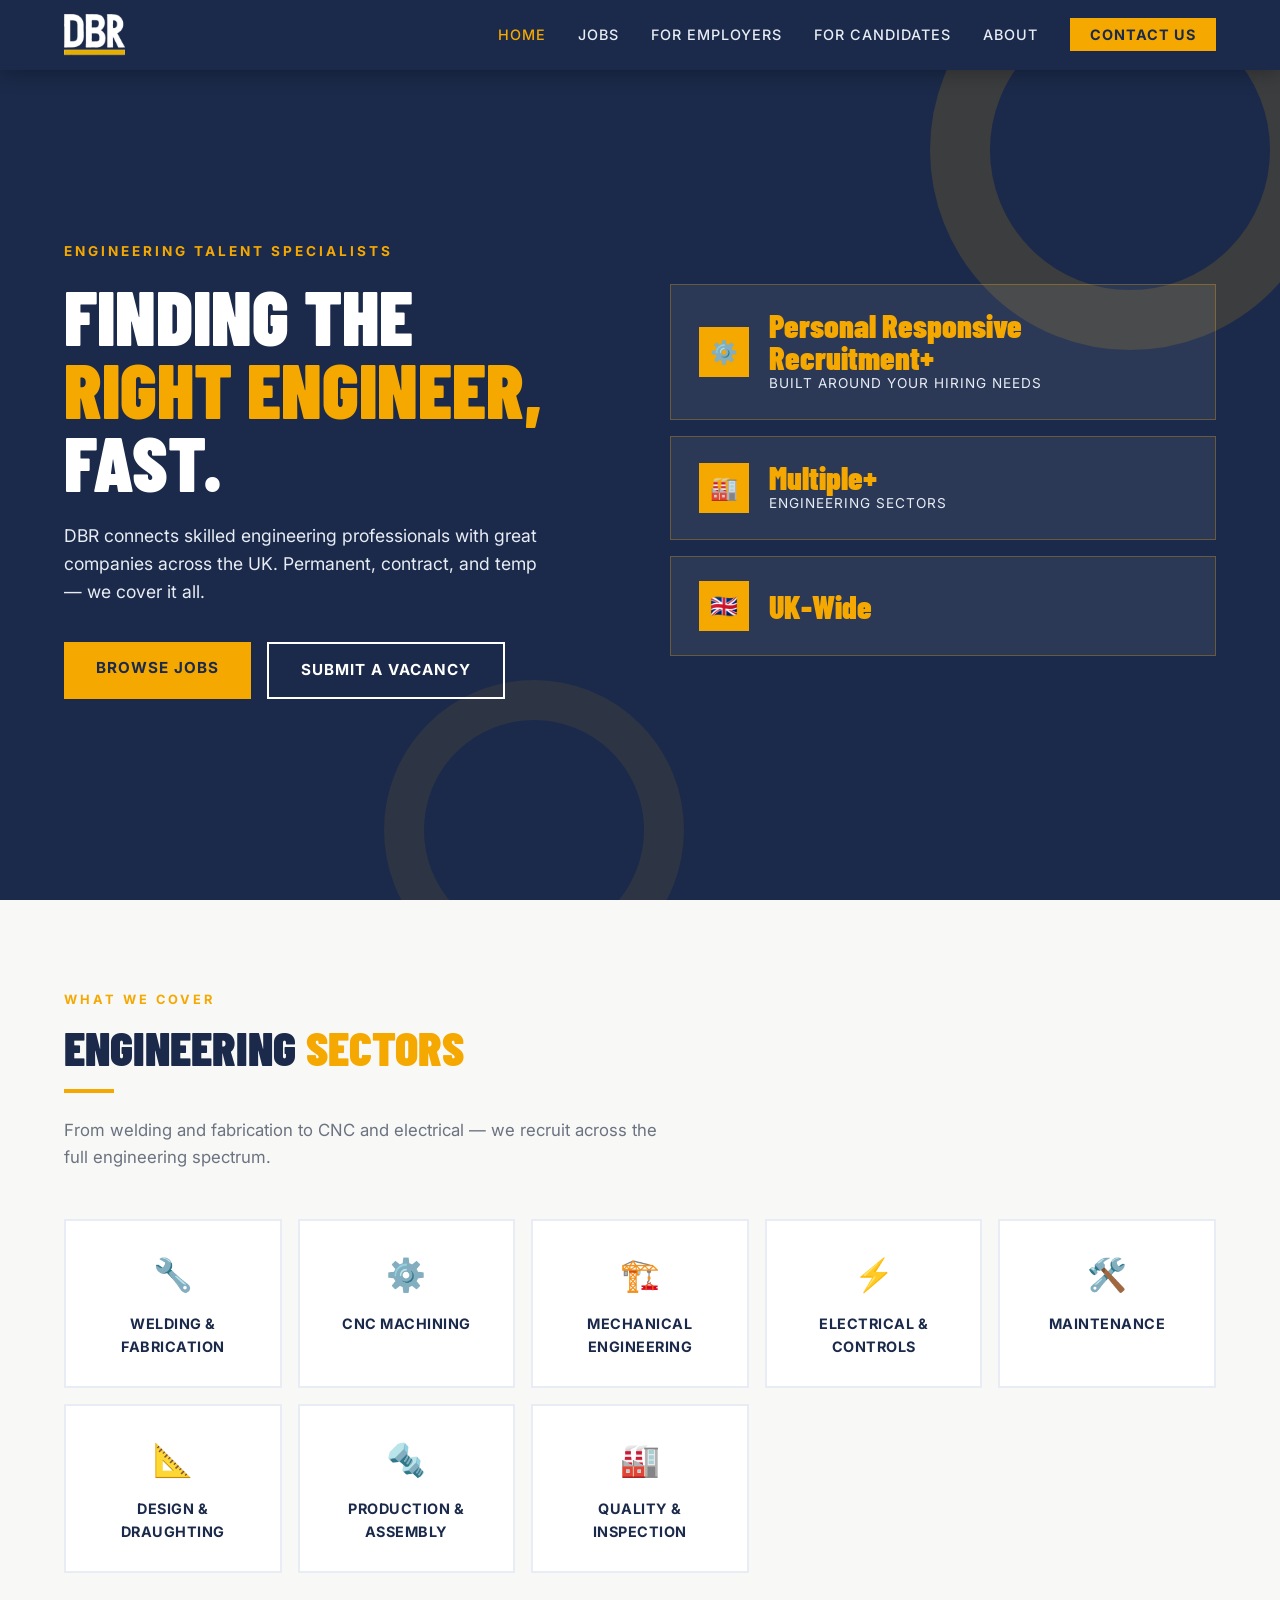
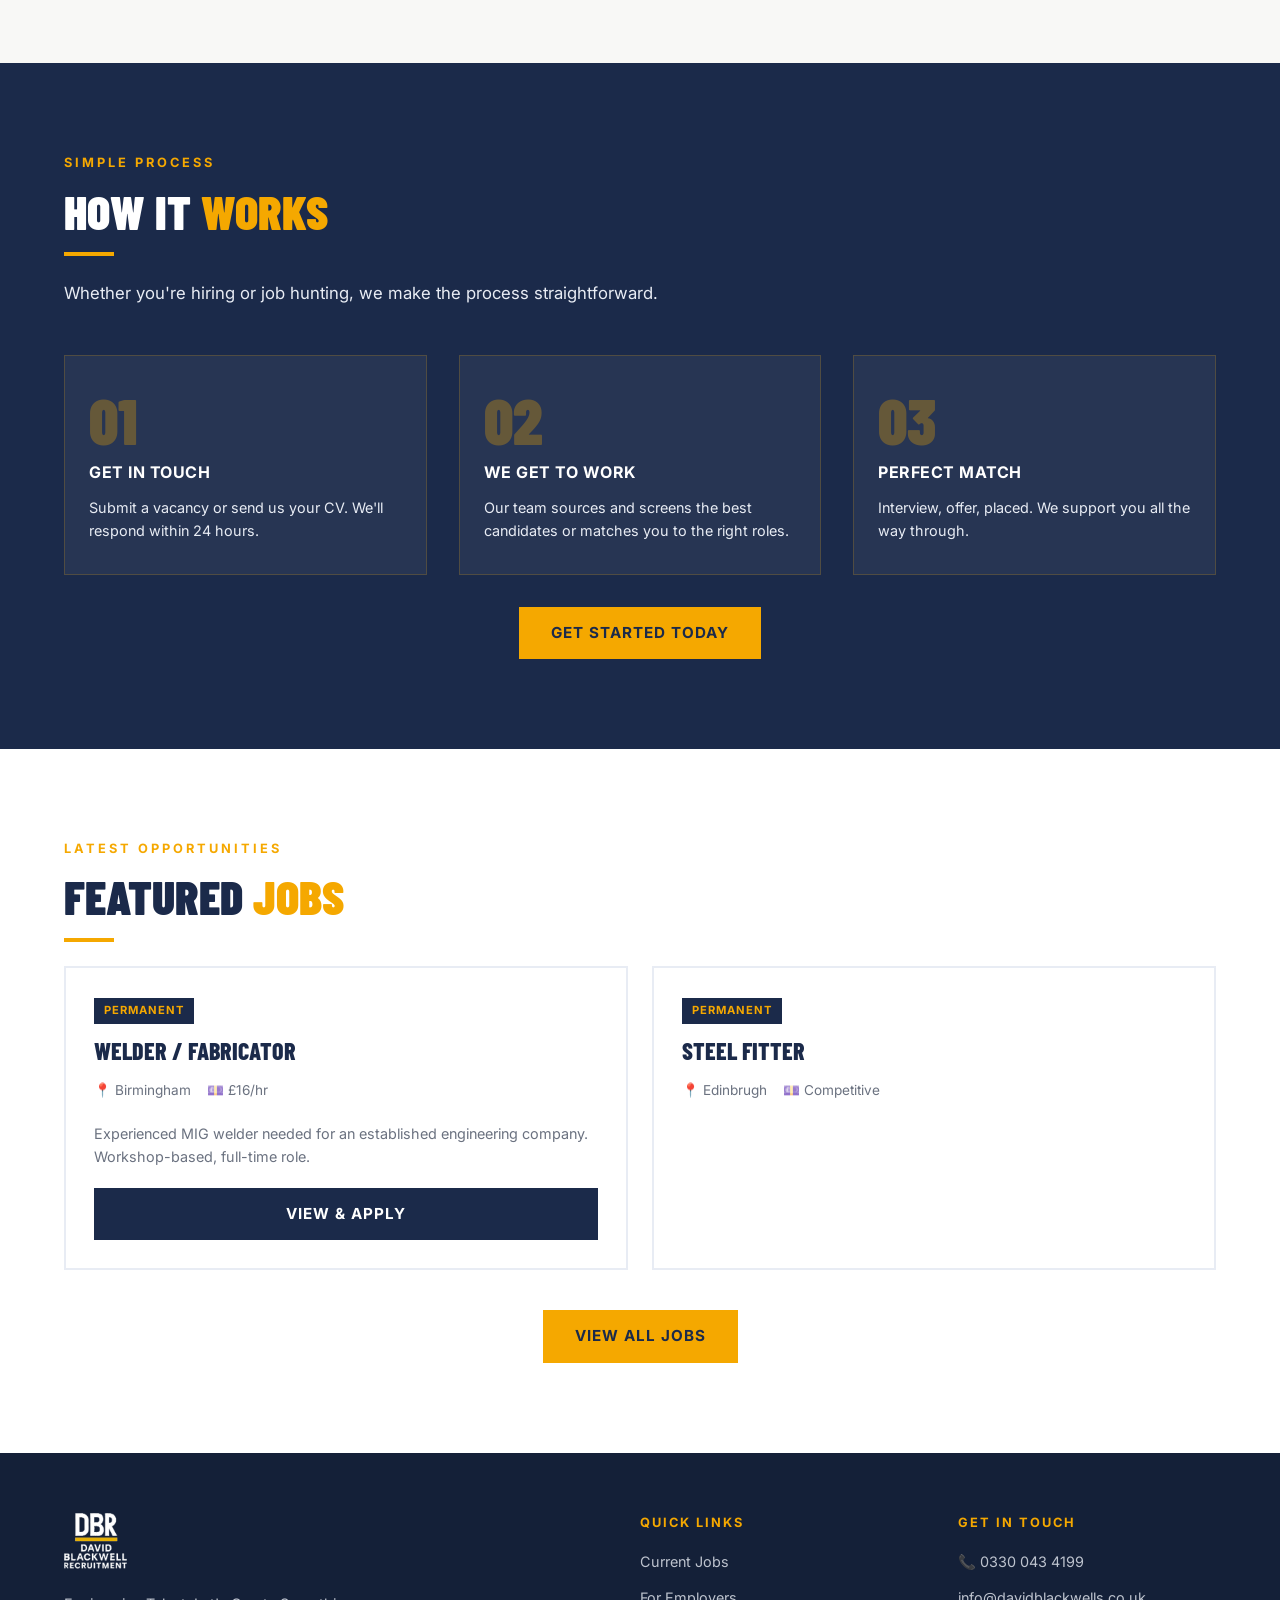
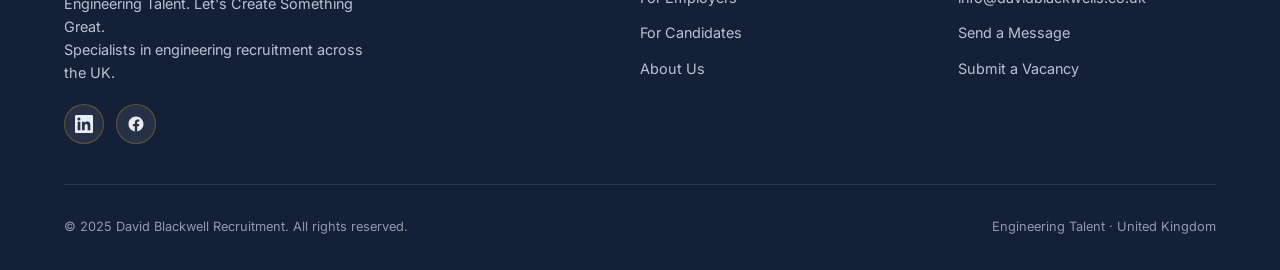
<file: index.html>
<!DOCTYPE html>
<html lang="en">
<head>
  <meta charset="UTF-8" />
  <meta name="viewport" content="width=device-width, initial-scale=1.0" />
  <title>David Blackwell Recruitment | Engineering Talent</title>
  <meta name="description" content="DBR — Engineering talent specialists. Permanent and contract recruitment across the UK. Welding, CNC, mechanical, electrical & maintenance roles." />
  <meta name="keywords" content="engineering recruitment, welding jobs, CNC machinist jobs, mechanical engineer recruitment, UK engineering recruiter" />
  <link rel="canonical" href="https://www.davidblackwells.co.uk/" />

  <!-- Open Graph / Social Sharing -->
  <meta property="og:type" content="website" />
  <meta property="og:title" content="David Blackwell Recruitment | Engineering Talent" />
  <meta property="og:description" content="Engineering talent specialists. Recruitment across the UK." />
  <meta property="og:image" content="https://www.davidblackwells.co.uk/images/dbr-logo-full.png" />
  <meta property="og:url" content="https://www.davidblackwells.co.uk/" />
  <meta name="twitter:card" content="summary" />

  <!-- Favicon -->
  <link rel="icon" type="image/png" sizes="32x32" href="images/favicon-32.png" />
  <link rel="icon" type="image/png" sizes="16x16" href="images/favicon-16.png" />
  <link rel="apple-touch-icon" sizes="180x180" href="images/favicon-180.png" />

  <link rel="stylesheet" href="css/style.css" />
  <style>
    /* Home-specific nav links (root level) */
    .nav-links li a[href="../index.html"] { color: #F5A800; }
  </style>

  <!-- Google Analytics (GA4) — REPLACE G-XXXXXXXXXX WITH YOUR REAL MEASUREMENT ID -->
  <script async src="https://www.googletagmanager.com/gtag/js?id=G-XXXXXXXXXX"></script>
  <script>
    window.dataLayer = window.dataLayer || [];
    function gtag(){dataLayer.push(arguments);}
    gtag('js', new Date());
    gtag('config', 'G-XXXXXXXXXX');
  </script>
</head>
<body>

<!-- NAV -->
<nav>
  <a href="index.html" class="nav-logo">
    <img src="images/dbr-mark-white.png" alt="David Blackwell Recruitment logo" class="nav-logo-img" />
  </a>
  <ul class="nav-links">
    <li><a href="index.html" style="color:var(--gold)">Home</a></li>
    <li><a href="pages/jobs.html">Jobs</a></li>
    <li><a href="pages/employers.html">For Employers</a></li>
    <li><a href="pages/candidates.html">For Candidates</a></li>
    <li><a href="pages/about.html">About</a></li>
    <li><a href="pages/contact.html" class="nav-cta">Contact Us</a></li>
  </ul>
  <button class="hamburger" aria-label="Menu">
    <span></span><span></span><span></span>
  </button>
</nav>

<!-- HERO -->
<section class="hero">
  <div class="hero-inner">
    <div class="hero-content">
      <p class="hero-eyebrow">Engineering Talent Specialists</p>
      <h1>Finding the<br><span>Right Engineer,</span><br>Fast.</h1>
      <p class="hero-sub">
        DBR connects skilled engineering professionals with great companies
        across the UK. Permanent, contract, and temp — we cover it all.
      </p>
      <div class="hero-btns">
        <a href="pages/jobs.html" class="btn btn-gold">Browse Jobs</a>
        <a href="pages/employers.html" class="btn btn-outline">Submit a Vacancy</a>
      </div>
    </div>
    <div class="hero-visual">
      <div class="stat-card">
        <div class="stat-icon">⚙️</div>
        <div>
          <div class="stat-num">Personal Responsive Recruitment+</div>
          <div class="stat-label">Built around your hiring needs</div>
        </div>
      </div>
      <div class="stat-card">
        <div class="stat-icon">🏭</div>
        <div>
          <div class="stat-num">Multiple+</div>
          <div class="stat-label">Engineering Sectors</div>
        </div>
      </div>
      <div class="stat-card">
        <div class="stat-icon">🇬🇧</div>
        <div>
          <div class="stat-num">UK-Wide</div>
          <div class="stat-label"></div>
        </div>
      </div>
    </div>
  </div>
</section>

<!-- SECTORS -->
<section class="section section-offwhite">
  <div class="section-inner">
    <p class="section-label">What We Cover</p>
    <h2>Engineering <span>Sectors</span></h2>
    <div class="gold-bar"></div>
    <p class="section-intro">From welding and fabrication to CNC and electrical — we recruit across the full engineering spectrum.</p>
    <div class="sectors-grid">
      <div class="sector-card">
        <div class="sector-icon">🔧</div>
        <h3>Welding &amp; Fabrication</h3>
      </div>
      <div class="sector-card">
        <div class="sector-icon">⚙️</div>
        <h3>CNC Machining</h3>
      </div>
      <div class="sector-card">
        <div class="sector-icon">🏗️</div>
        <h3>Mechanical Engineering</h3>
      </div>
      <div class="sector-card">
        <div class="sector-icon">⚡</div>
        <h3>Electrical &amp; Controls</h3>
      </div>
      <div class="sector-card">
        <div class="sector-icon">🛠️</div>
        <h3>Maintenance</h3>
      </div>
      <div class="sector-card">
        <div class="sector-icon">📐</div>
        <h3>Design &amp; Draughting</h3>
      </div>
      <div class="sector-card">
        <div class="sector-icon">🔩</div>
        <h3>Production &amp; Assembly</h3>
      </div>
      <div class="sector-card">
        <div class="sector-icon">🏭</div>
        <h3>Quality &amp; Inspection</h3>
      </div>
    </div>
  </div>
</section>

<!-- HOW IT WORKS -->
<section class="section section-dark">
  <div class="section-inner">
    <p class="section-label">Simple Process</p>
    <h2>How It <span>Works</span></h2>
    <div class="gold-bar"></div>
    <p class="section-intro">Whether you're hiring or job hunting, we make the process straightforward.</p>
    <div class="process-grid">
      <div class="process-step">
        <div class="step-num">01</div>
        <h3>Get in Touch</h3>
        <p>Submit a vacancy or send us your CV. We'll respond within 24 hours.</p>
      </div>
      <div class="process-step">
        <div class="step-num">02</div>
        <h3>We Get to Work</h3>
        <p>Our team sources and screens the best candidates or matches you to the right roles.</p>
      </div>
      <div class="process-step">
        <div class="step-num">03</div>
        <h3>Perfect Match</h3>
        <p>Interview, offer, placed. We support you all the way through.</p>
      </div>
    </div>
    <div class="text-center mt-32">
      <a href="pages/contact.html" class="btn btn-gold">Get Started Today</a>
    </div>
  </div>
</section>

<!-- FEATURED JOBS -->
<section class="section">
  <div class="section-inner">
    <p class="section-label">Latest Opportunities</p>
    <h2>Featured <span>Jobs</span></h2>
    <div class="gold-bar"></div>
    <div class="jobs-grid">
      <div class="job-card">
        <span class="job-tag">Permanent</span>
        <h3>Welder / Fabricator</h3>
        <div class="job-meta">
          <span>📍 Birmingham</span>
          <span>💷 £16/hr</span>
        </div>
        <p style="font-size:0.9rem; color:var(--grey); margin-bottom:20px;">
          Experienced MIG welder needed for an established engineering company. Workshop-based, full-time role.
        </p>
        <a href="pages/jobs.html" class="btn btn-navy">View &amp; Apply</a>
      </div>
      <div class="job-card">
        <span class="job-tag">Permanent</span>
        <h3>Steel Fitter</h3>
        <div class="job-meta">
          <span>📍 Edinbrugh</span>
          <span>💷 Competitive</span>
        </div>
        </div>
      </div>
    </div>
    <div class="text-center">
      <a href="pages/jobs.html" class="btn btn-gold">View All Jobs</a>
    </div>
  </div>
</section>

<!-- FOOTER -->
<footer>
  <div class="footer-inner">
    <div class="footer-top">
      <div class="footer-brand">
        <a href="index.html" style="display:inline-flex; text-decoration:none;">
          <img src="images/dbr-logo-full-white.png" alt="David Blackwell Recruitment logo" class="footer-logo-img" />
        </a>
        <p>Engineering Talent. Let's Create Something Great.<br>
        Specialists in engineering recruitment across the UK.</p>
        <div class="social-links">
          <a href="https://www.linkedin.com/company/david-blackwell-recruitment/?viewAsMember=true" target="_blank" rel="noopener" aria-label="DBR on LinkedIn">
            <svg viewBox="0 0 24 24"><path d="M20.45 20.45h-3.56v-5.57c0-1.33-.02-3.04-1.85-3.04-1.85 0-2.14 1.45-2.14 2.94v5.67H9.34V9h3.41v1.56h.05c.48-.9 1.64-1.85 3.38-1.85 3.61 0 4.28 2.38 4.28 5.47v6.27zM5.34 7.43a2.07 2.07 0 1 1 0-4.13 2.07 2.07 0 0 1 0 4.13zM7.12 20.45H3.56V9h3.56v11.45zM22.22 0H1.77C.8 0 0 .78 0 1.75v20.5C0 23.22.8 24 1.77 24h20.45c.98 0 1.78-.78 1.78-1.75V1.75C24 .78 23.2 0 22.22 0z"/></svg>
          </a>
          <a href="https://www.facebook.com/share/1Ae9qPUbAK/?mibextid=wwXIfr" target="_blank" rel="noopener" aria-label="DBR on Facebook">
            <svg viewBox="0 0 24 24"><path d="M22 12.07C22 6.51 17.52 2 12 2S2 6.51 2 12.07c0 5.02 3.66 9.18 8.44 9.93v-7.03H7.9v-2.9h2.54V9.85c0-2.51 1.49-3.89 3.77-3.89 1.09 0 2.23.2 2.23.2v2.45h-1.26c-1.24 0-1.63.78-1.63 1.57v1.89h2.78l-.44 2.9h-2.34V22c4.78-.75 8.44-4.91 8.44-9.93z"/></svg>
          </a>
        </div>
      </div>
      <div class="footer-col">
        <h4>Quick Links</h4>
        <ul>
          <li><a href="pages/jobs.html">Current Jobs</a></li>
          <li><a href="pages/employers.html">For Employers</a></li>
          <li><a href="pages/candidates.html">For Candidates</a></li>
          <li><a href="pages/about.html">About Us</a></li>
        </ul>
      </div>
      <div class="footer-col">
        <h4>Get In Touch</h4>
        <ul>
          <li><a href="tel:+443300434199" class="phone-link">📞 0330 043 4199</a></li>
          <li><a href="mailto:info@davidblackwells.co.uk">info@davidblackwells.co.uk</a></li>
          <li><a href="pages/contact.html">Send a Message</a></li>
          <li><a href="pages/employers.html">Submit a Vacancy</a></li>
        </ul>
      </div>
    </div>
    <div class="footer-bottom">
      <p>© 2025 David Blackwell Recruitment. All rights reserved.</p>
      <p>Engineering Talent · United Kingdom</p>
    </div>
  </div>
</footer>

<script src="js/main.js"></script>
</body>
</html>
</file>
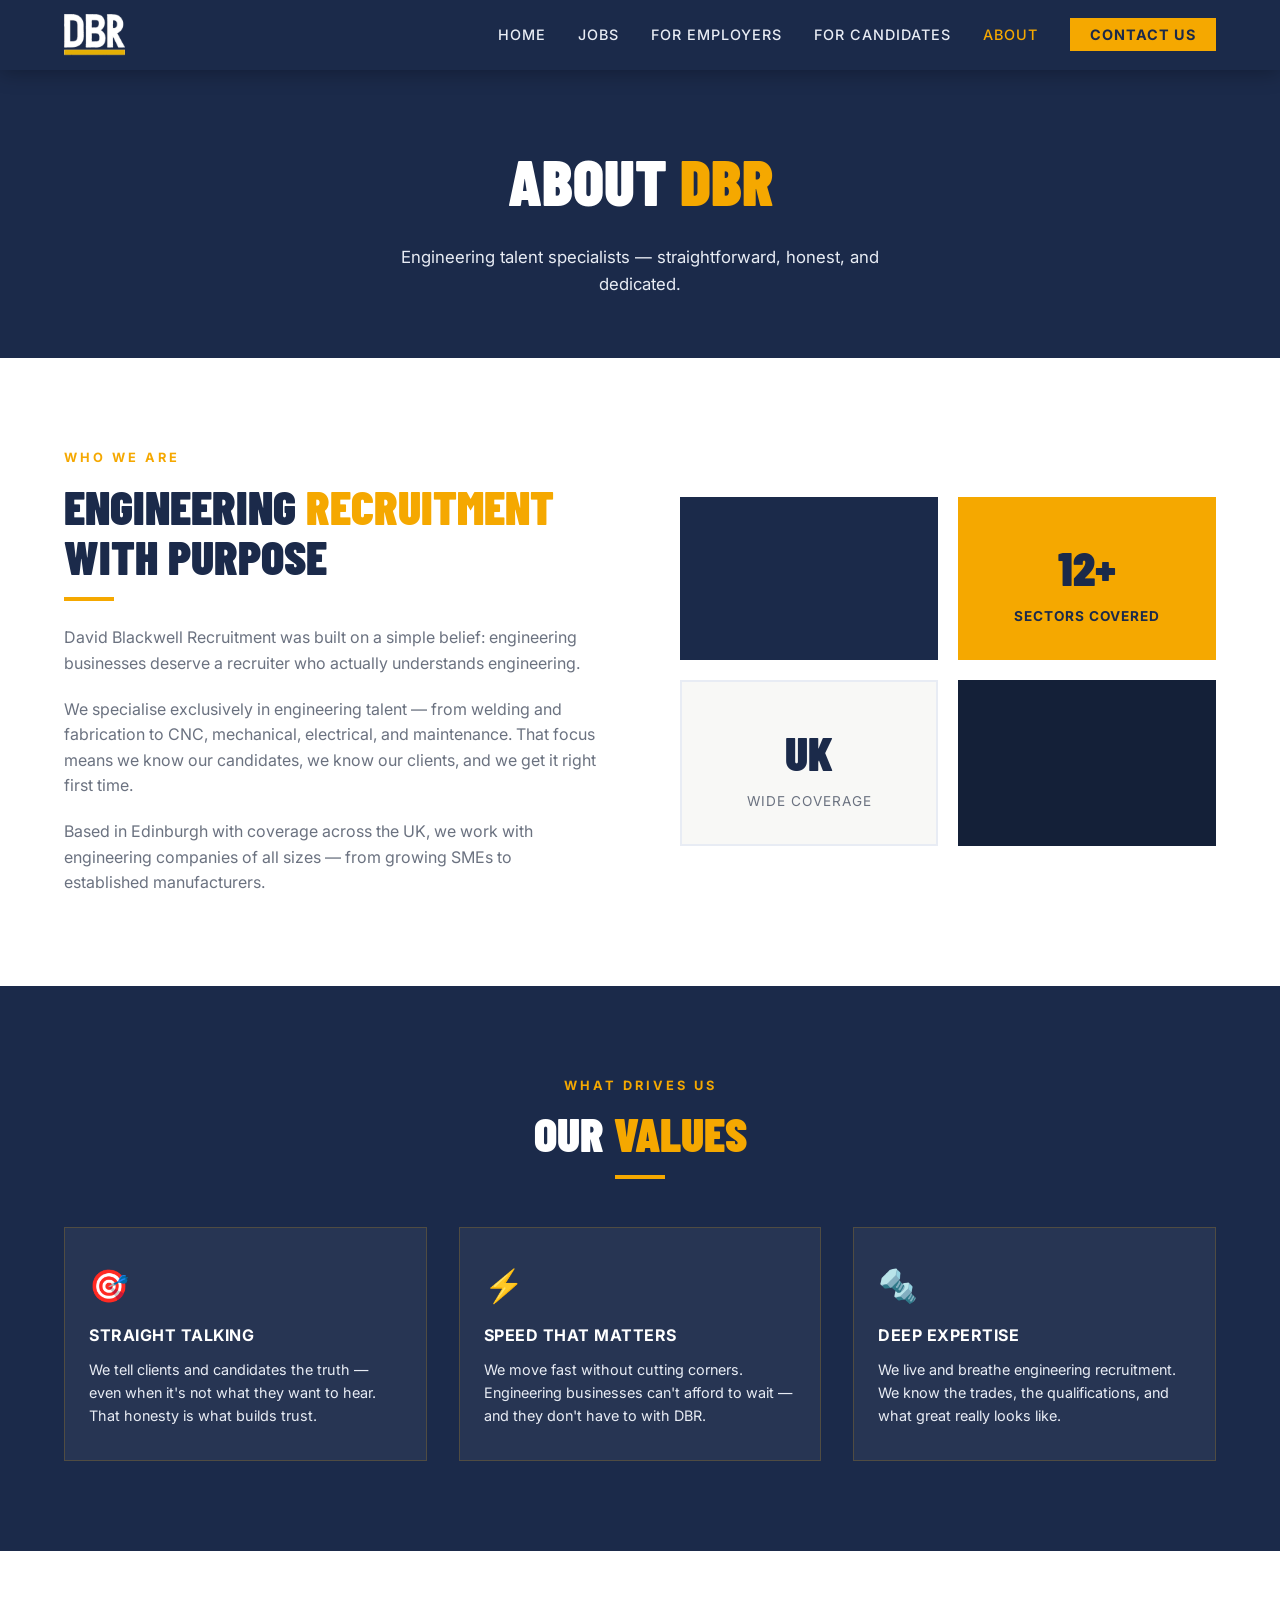
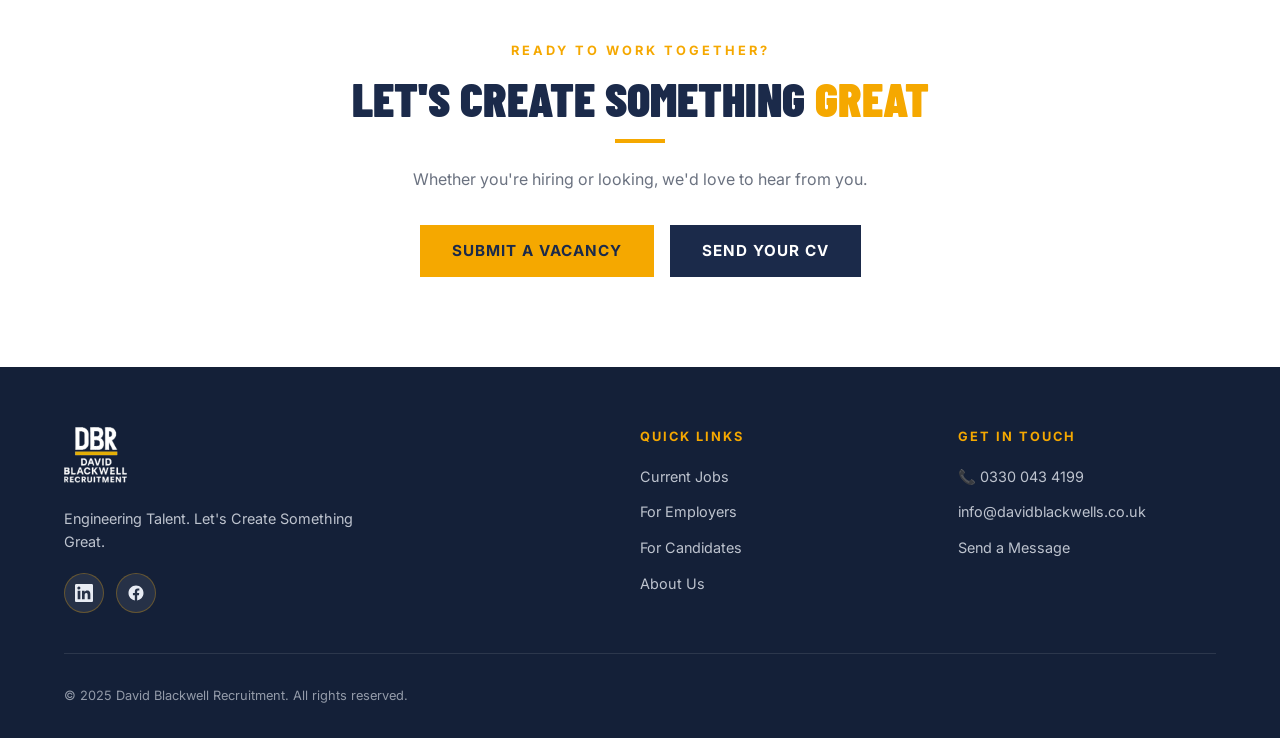
<file: pages/about.html>
<!DOCTYPE html>
<html lang="en">
<head>
  <meta charset="UTF-8" />
  <meta name="viewport" content="width=device-width, initial-scale=1.0" />
  <title>About Us | David Blackwell Recruitment</title>
  <meta name="description" content="Learn about David Blackwell Recruitment — engineering talent specialists covering welding, CNC, mechanical, electrical and maintenance roles across the UK." />
  <link rel="canonical" href="https://www.davidblackwells.co.uk/pages/about.html" />

  <meta property="og:type" content="website" />
  <meta property="og:title" content="About Us | David Blackwell Recruitment" />
  <meta property="og:description" content="Engineering talent specialists — straightforward, honest, and dedicated." />
  <meta property="og:image" content="https://www.davidblackwells.co.uk/images/dbr-logo-full.png" />
  <meta property="og:url" content="https://www.davidblackwells.co.uk/pages/about.html" />
  <meta name="twitter:card" content="summary" />

  <link rel="icon" type="image/png" sizes="32x32" href="../images/favicon-32.png" />
  <link rel="icon" type="image/png" sizes="16x16" href="../images/favicon-16.png" />
  <link rel="apple-touch-icon" sizes="180x180" href="../images/favicon-180.png" />

  <link rel="stylesheet" href="../css/style.css" />

  <!-- Google Analytics (GA4) — REPLACE G-XXXXXXXXXX WITH YOUR REAL MEASUREMENT ID -->
  <script async src="https://www.googletagmanager.com/gtag/js?id=G-XXXXXXXXXX"></script>
  <script>
    window.dataLayer = window.dataLayer || [];
    function gtag(){dataLayer.push(arguments);}
    gtag('js', new Date());
    gtag('config', 'G-XXXXXXXXXX');
  </script>
</head>
<body>

<nav>
  <a href="../index.html" class="nav-logo">
    <img src="../images/dbr-mark-white.png" alt="David Blackwell Recruitment logo" class="nav-logo-img" />
  </a>
  <ul class="nav-links">
    <li><a href="../index.html">Home</a></li>
    <li><a href="jobs.html">Jobs</a></li>
    <li><a href="employers.html">For Employers</a></li>
    <li><a href="candidates.html">For Candidates</a></li>
    <li><a href="about.html" style="color:var(--gold)">About</a></li>
    <li><a href="contact.html" class="nav-cta">Contact Us</a></li>
  </ul>
  <button class="hamburger" aria-label="Menu"><span></span><span></span><span></span></button>
</nav>

<div class="page-header">
  <h1>About <span>DBR</span></h1>
  <p>Engineering talent specialists — straightforward, honest, and dedicated.</p>
</div>

<!-- MISSION -->
<section class="section">
  <div class="section-inner">
    <div class="two-col">
      <div>
        <p class="section-label">Who We Are</p>
        <h2>Engineering <span>Recruitment</span> with Purpose</h2>
        <div class="gold-bar"></div>
        <p style="color:var(--grey); margin-bottom:20px; font-size:1rem;">
          David Blackwell Recruitment was built on a simple belief: engineering businesses deserve a recruiter who actually understands engineering.
        </p>
        <p style="color:var(--grey); margin-bottom:20px; font-size:1rem;">
          We specialise exclusively in engineering talent — from welding and fabrication to CNC, mechanical, electrical, and maintenance. That focus means we know our candidates, we know our clients, and we get it right first time.
        </p>
        <p style="color:var(--grey); font-size:1rem;">
          Based in Edinburgh with coverage across the UK, we work with engineering companies of all sizes — from growing SMEs to established manufacturers.
        </p>
      </div>
      <div style="display:grid; grid-template-columns:1fr 1fr; gap:20px;">
        <div style="background:var(--navy); padding:32px; text-align:center; color:var(--white);">
        </div>
        <div style="background:var(--gold); padding:32px; text-align:center; color:var(--navy);">
          <div style="font-family:'Barlow Condensed',sans-serif; font-size:3rem; font-weight:900;">12+</div>
          <div style="font-size:0.85rem; text-transform:uppercase; letter-spacing:1px; font-weight:700;">Sectors Covered</div>
        </div>
        <div style="background:var(--offwhite); padding:32px; text-align:center; border:2px solid var(--light);">
          <div style="font-family:'Barlow Condensed',sans-serif; font-size:3rem; font-weight:900; color:var(--navy);">UK</div>
          <div style="font-size:0.85rem; text-transform:uppercase; letter-spacing:1px; color:var(--grey);">Wide Coverage</div>
        </div>
        <div style="background:var(--navy2); padding:32px; text-align:center; color:var(--white);">
        </div>
      </div>
    </div>
  </div>
</section>

<!-- VALUES -->
<section class="section section-dark">
  <div class="section-inner">
    <p class="section-label text-center">What Drives Us</p>
    <h2 class="text-center">Our <span>Values</span></h2>
    <div class="gold-bar" style="margin:16px auto 48px;"></div>
    <div class="process-grid">
      <div class="process-step">
        <div style="font-size:2rem; margin-bottom:12px;">🎯</div>
        <h3>Straight Talking</h3>
        <p>We tell clients and candidates the truth — even when it's not what they want to hear. That honesty is what builds trust.</p>
      </div>
      <div class="process-step">
        <div style="font-size:2rem; margin-bottom:12px;">⚡</div>
        <h3>Speed That Matters</h3>
        <p>We move fast without cutting corners. Engineering businesses can't afford to wait — and they don't have to with DBR.</p>
      </div>
      <div class="process-step">
        <div style="font-size:2rem; margin-bottom:12px;">🔩</div>
        <h3>Deep Expertise</h3>
        <p>We live and breathe engineering recruitment. We know the trades, the qualifications, and what great really looks like.</p>
      </div>
    </div>
  </div>
</section>

<!-- CTA -->
<section class="section">
  <div class="section-inner text-center" style="max-width:600px; margin:0 auto;">
    <p class="section-label">Ready to Work Together?</p>
    <h2>Let's Create Something <span>Great</span></h2>
    <div class="gold-bar" style="margin:16px auto 24px;"></div>
    <p style="color:var(--grey); margin-bottom:32px;">Whether you're hiring or looking, we'd love to hear from you.</p>
    <div style="display:flex; gap:16px; justify-content:center; flex-wrap:wrap;">
      <a href="employers.html" class="btn btn-gold">Submit a Vacancy</a>
      <a href="candidates.html" class="btn btn-navy">Send Your CV</a>
    </div>
  </div>
</section>

<footer>
  <div class="footer-inner">
    <div class="footer-top">
      <div class="footer-brand">
        <a href="../index.html" style="display:inline-flex; text-decoration:none;">
          <img src="../images/dbr-logo-full-white.png" alt="David Blackwell Recruitment logo" class="footer-logo-img" />
        </a>
        <p>Engineering Talent. Let's Create Something Great.</p>
        <div class="social-links">
          <a href="https://www.linkedin.com/company/david-blackwell-recruitment/?viewAsMember=true" target="_blank" rel="noopener" aria-label="DBR on LinkedIn">
            <svg viewBox="0 0 24 24"><path d="M20.45 20.45h-3.56v-5.57c0-1.33-.02-3.04-1.85-3.04-1.85 0-2.14 1.45-2.14 2.94v5.67H9.34V9h3.41v1.56h.05c.48-.9 1.64-1.85 3.38-1.85 3.61 0 4.28 2.38 4.28 5.47v6.27zM5.34 7.43a2.07 2.07 0 1 1 0-4.13 2.07 2.07 0 0 1 0 4.13zM7.12 20.45H3.56V9h3.56v11.45zM22.22 0H1.77C.8 0 0 .78 0 1.75v20.5C0 23.22.8 24 1.77 24h20.45c.98 0 1.78-.78 1.78-1.75V1.75C24 .78 23.2 0 22.22 0z"/></svg>
          </a>
          <a href="https://www.facebook.com/share/1Ae9qPUbAK/?mibextid=wwXIfr" target="_blank" rel="noopener" aria-label="DBR on Facebook">
            <svg viewBox="0 0 24 24"><path d="M22 12.07C22 6.51 17.52 2 12 2S2 6.51 2 12.07c0 5.02 3.66 9.18 8.44 9.93v-7.03H7.9v-2.9h2.54V9.85c0-2.51 1.49-3.89 3.77-3.89 1.09 0 2.23.2 2.23.2v2.45h-1.26c-1.24 0-1.63.78-1.63 1.57v1.89h2.78l-.44 2.9h-2.34V22c4.78-.75 8.44-4.91 8.44-9.93z"/></svg>
          </a>
        </div>
      </div>
      <div class="footer-col">
        <h4>Quick Links</h4>
        <ul>
          <li><a href="jobs.html">Current Jobs</a></li>
          <li><a href="employers.html">For Employers</a></li>
          <li><a href="candidates.html">For Candidates</a></li>
          <li><a href="about.html">About Us</a></li>
        </ul>
      </div>
      <div class="footer-col">
        <h4>Get In Touch</h4>
        <ul>
          <li><a href="tel:+443300434199" class="phone-link">📞 0330 043 4199</a></li>
          <li><a href="mailto:info@davidblackwells.co.uk">info@davidblackwells.co.uk</a></li>
          <li><a href="contact.html">Send a Message</a></li>
        </ul>
      </div>
    </div>
    <div class="footer-bottom">
      <p>© 2025 David Blackwell Recruitment. All rights reserved.</p>
    </div>
  </div>
</footer>

<script src="../js/main.js"></script>
</body>
</html>
</file>
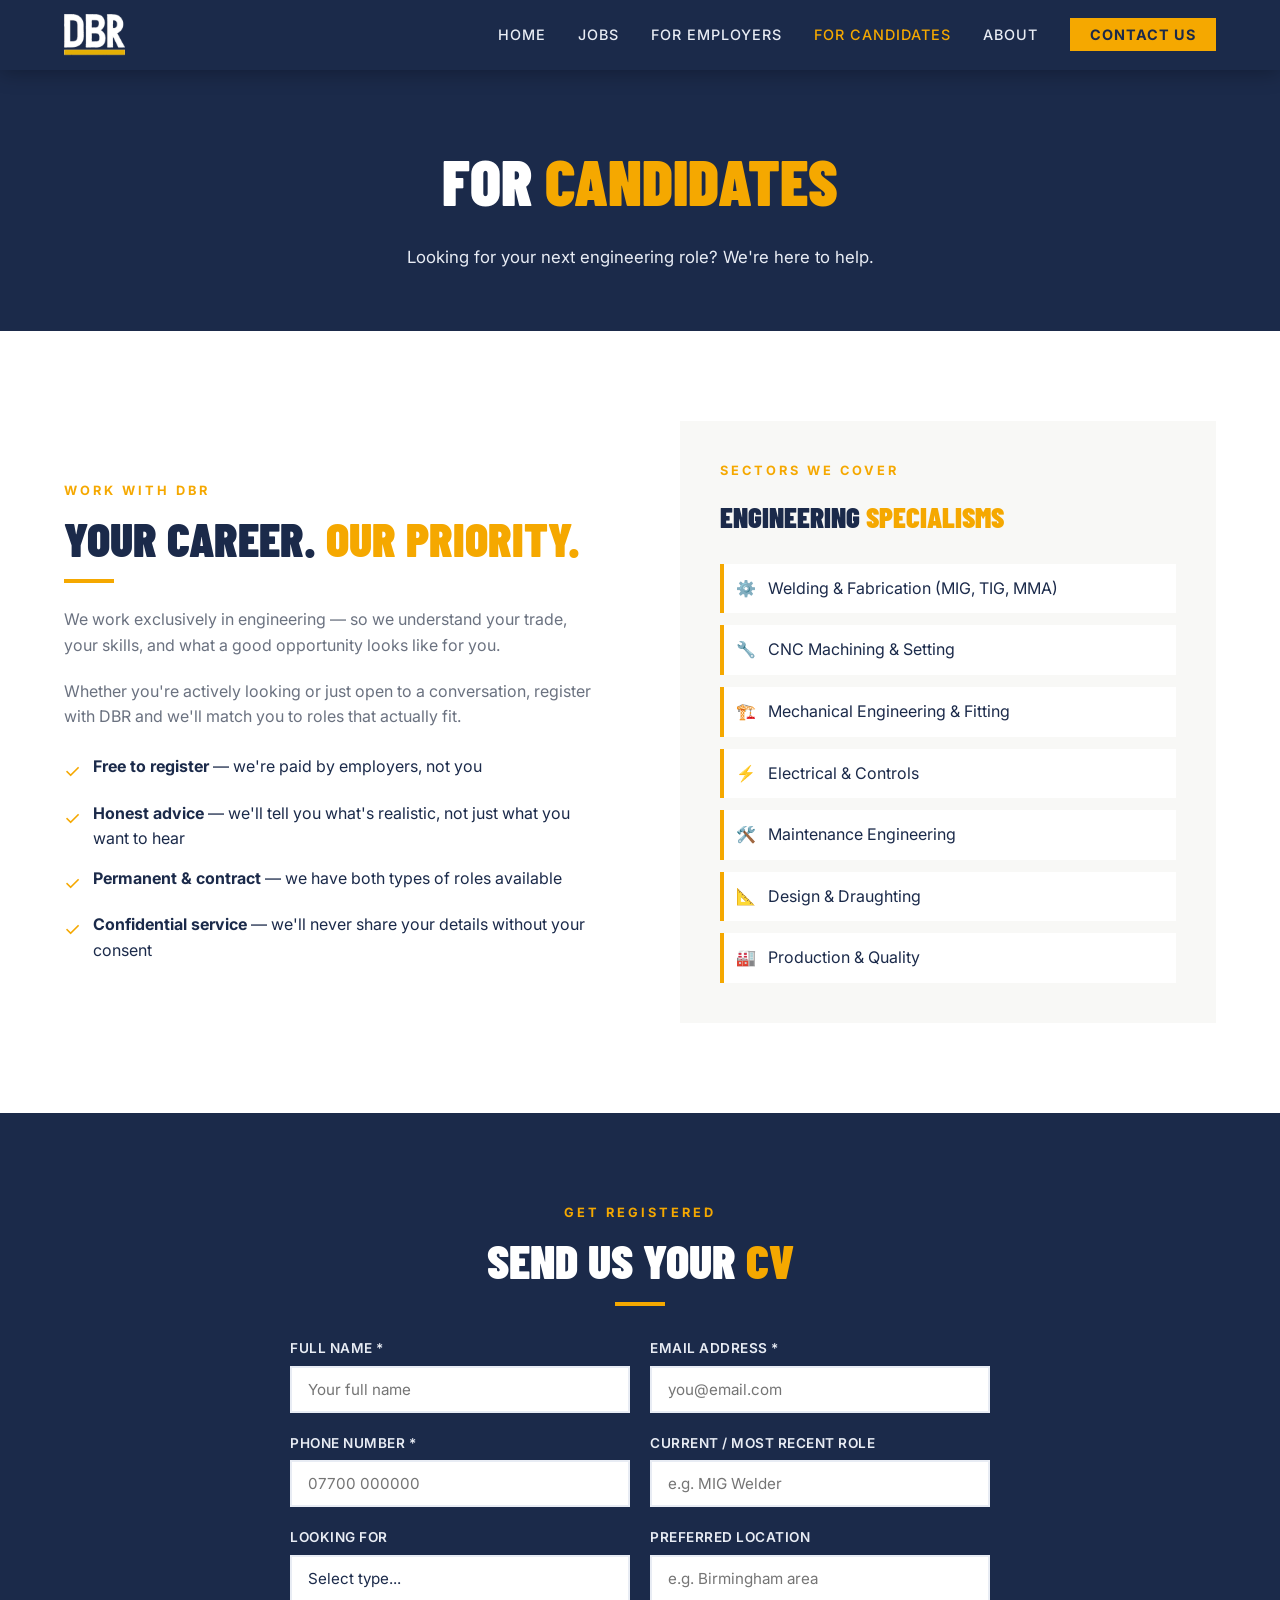
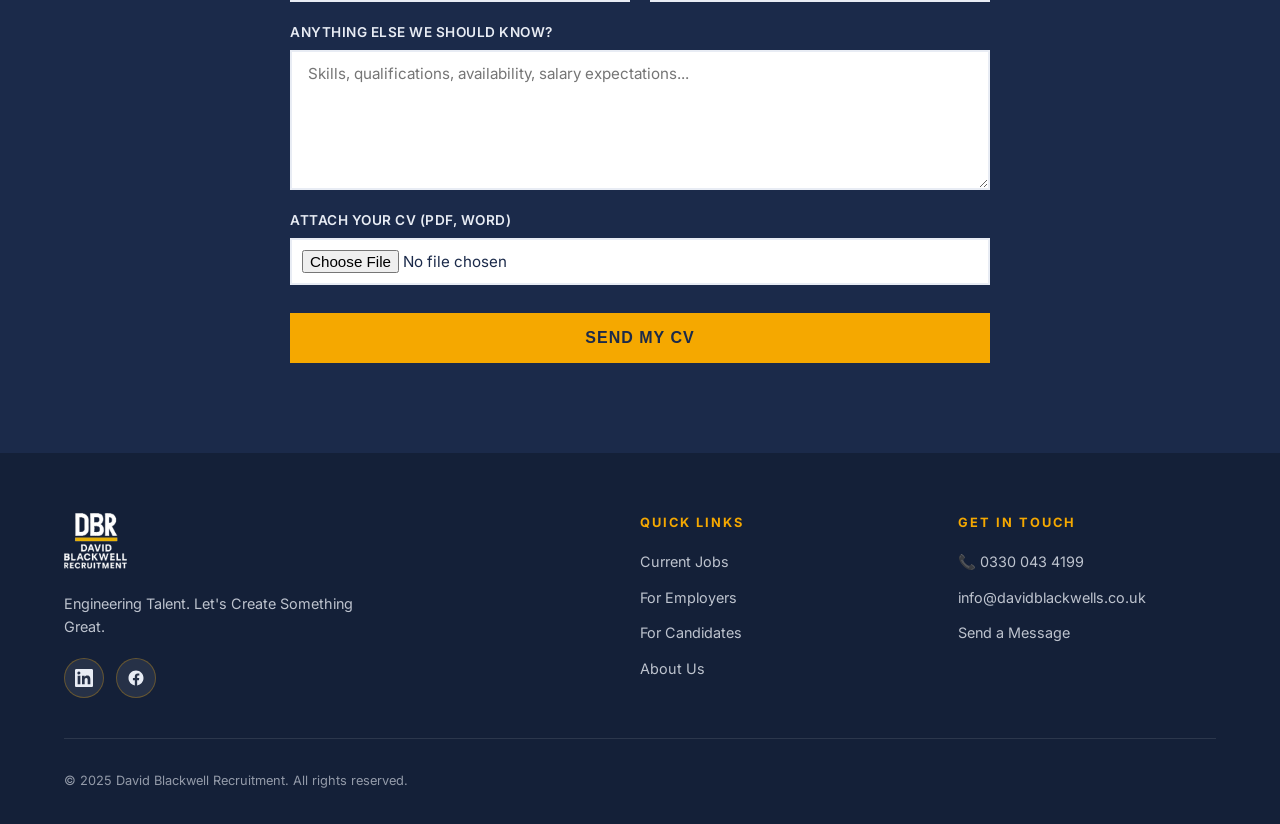
<file: pages/candidates.html>
<!DOCTYPE html>
<html lang="en">
<head>
  <meta charset="UTF-8" />
  <meta name="viewport" content="width=device-width, initial-scale=1.0" />
  <title>For Candidates | David Blackwell Recruitment</title>
  <meta name="description" content="Looking for your next engineering role? Register with DBR — free for candidates, honest advice, permanent and contract roles UK-wide." />
  <link rel="canonical" href="https://www.davidblackwells.co.uk/pages/candidates.html" />

  <meta property="og:type" content="website" />
  <meta property="og:title" content="For Candidates | David Blackwell Recruitment" />
  <meta property="og:description" content="Looking for your next engineering role? We're here to help." />
  <meta property="og:image" content="https://www.davidblackwells.co.uk/images/dbr-logo-full.png" />
  <meta property="og:url" content="https://www.davidblackwells.co.uk/pages/candidates.html" />
  <meta name="twitter:card" content="summary" />

  <link rel="icon" type="image/png" sizes="32x32" href="../images/favicon-32.png" />
  <link rel="icon" type="image/png" sizes="16x16" href="../images/favicon-16.png" />
  <link rel="apple-touch-icon" sizes="180x180" href="../images/favicon-180.png" />

  <link rel="stylesheet" href="../css/style.css" />

  <!-- Google Analytics (GA4) — REPLACE G-XXXXXXXXXX WITH YOUR REAL MEASUREMENT ID -->
  <script async src="https://www.googletagmanager.com/gtag/js?id=G-XXXXXXXXXX"></script>
  <script>
    window.dataLayer = window.dataLayer || [];
    function gtag(){dataLayer.push(arguments);}
    gtag('js', new Date());
    gtag('config', 'G-XXXXXXXXXX');
  </script>
</head>
<body>

<nav>
  <a href="../index.html" class="nav-logo">
    <img src="../images/dbr-mark-white.png" alt="David Blackwell Recruitment logo" class="nav-logo-img" />
  </a>
  <ul class="nav-links">
    <li><a href="../index.html">Home</a></li>
    <li><a href="jobs.html">Jobs</a></li>
    <li><a href="employers.html">For Employers</a></li>
    <li><a href="candidates.html" style="color:var(--gold)">For Candidates</a></li>
    <li><a href="about.html">About</a></li>
    <li><a href="contact.html" class="nav-cta">Contact Us</a></li>
  </ul>
  <button class="hamburger" aria-label="Menu"><span></span><span></span><span></span></button>
</nav>

<div class="page-header">
  <h1>For <span>Candidates</span></h1>
  <p>Looking for your next engineering role? We're here to help.</p>
</div>

<!-- PITCH -->
<section class="section">
  <div class="section-inner">
    <div class="two-col">
      <div>
        <p class="section-label">Work With DBR</p>
        <h2>Your Career. <span>Our Priority.</span></h2>
        <div class="gold-bar"></div>
        <p style="color:var(--grey); margin-bottom:20px; font-size:1rem;">
          We work exclusively in engineering — so we understand your trade, your skills, and what a good opportunity looks like for you.
        </p>
        <p style="color:var(--grey); margin-bottom:20px; font-size:1rem;">
          Whether you're actively looking or just open to a conversation, register with DBR and we'll match you to roles that actually fit.
        </p>
        <ul style="list-style:none; display:flex; flex-direction:column; gap:14px; margin-top:24px;">
          <li style="display:flex; gap:12px; align-items:flex-start;">
            <span style="color:var(--gold); font-size:1.2rem; margin-top:2px;">✓</span>
            <span><strong>Free to register</strong> — we're paid by employers, not you</span>
          </li>
          <li style="display:flex; gap:12px; align-items:flex-start;">
            <span style="color:var(--gold); font-size:1.2rem; margin-top:2px;">✓</span>
            <span><strong>Honest advice</strong> — we'll tell you what's realistic, not just what you want to hear</span>
          </li>
          <li style="display:flex; gap:12px; align-items:flex-start;">
            <span style="color:var(--gold); font-size:1.2rem; margin-top:2px;">✓</span>
            <span><strong>Permanent &amp; contract</strong> — we have both types of roles available</span>
          </li>
          <li style="display:flex; gap:12px; align-items:flex-start;">
            <span style="color:var(--gold); font-size:1.2rem; margin-top:2px;">✓</span>
            <span><strong>Confidential service</strong> — we'll never share your details without your consent</span>
          </li>
        </ul>
      </div>
      <div style="background:var(--offwhite); padding:40px;">
        <p class="section-label">Sectors We Cover</p>
        <h3 style="font-family:'Barlow Condensed',sans-serif; font-size:1.8rem; font-weight:900; text-transform:uppercase; margin-bottom:24px;">Engineering <span style="color:var(--gold)">Specialisms</span></h3>
        <ul style="list-style:none; display:flex; flex-direction:column; gap:12px;">
          <li style="display:flex; gap:12px; align-items:center; padding:12px; background:var(--white); border-left:4px solid var(--gold);">⚙️ &nbsp; Welding &amp; Fabrication (MIG, TIG, MMA)</li>
          <li style="display:flex; gap:12px; align-items:center; padding:12px; background:var(--white); border-left:4px solid var(--gold);">🔧 &nbsp; CNC Machining &amp; Setting</li>
          <li style="display:flex; gap:12px; align-items:center; padding:12px; background:var(--white); border-left:4px solid var(--gold);">🏗️ &nbsp; Mechanical Engineering &amp; Fitting</li>
          <li style="display:flex; gap:12px; align-items:center; padding:12px; background:var(--white); border-left:4px solid var(--gold);">⚡ &nbsp; Electrical &amp; Controls</li>
          <li style="display:flex; gap:12px; align-items:center; padding:12px; background:var(--white); border-left:4px solid var(--gold);">🛠️ &nbsp; Maintenance Engineering</li>
          <li style="display:flex; gap:12px; align-items:center; padding:12px; background:var(--white); border-left:4px solid var(--gold);">📐 &nbsp; Design &amp; Draughting</li>
          <li style="display:flex; gap:12px; align-items:center; padding:12px; background:var(--white); border-left:4px solid var(--gold);">🏭 &nbsp; Production &amp; Quality</li>
        </ul>
      </div>
    </div>
  </div>
</section>

<!-- CV FORM -->
<section class="section section-dark">
  <div class="section-inner">
    <div style="max-width:700px; margin:0 auto;">
      <p class="section-label text-center">Get Registered</p>
      <h2 class="text-center">Send Us Your <span>CV</span></h2>
      <div class="gold-bar" style="margin:16px auto 32px;"></div>

      <!-- FORMSPREE: replace YOUR_FORM_ID below with your real Formspree form ID from formspree.io -->
      <form action="https://formspree.io/f/YOUR_FORM_ID" method="post" enctype="multipart/form-data">
        <input type="hidden" name="_subject" value="New CV Submission — DBR Website" />
        <div class="form-grid">
          <div class="form-group">
            <label for="name">Full Name *</label>
            <input type="text" id="name" name="name" placeholder="Your full name" required />
          </div>
          <div class="form-group">
            <label for="email">Email Address *</label>
            <input type="email" id="email" name="email" placeholder="you@email.com" required />
          </div>
          <div class="form-group">
            <label for="phone">Phone Number *</label>
            <input type="tel" id="phone" name="phone" placeholder="07700 000000" required />
          </div>
          <div class="form-group">
            <label for="current-role">Current / Most Recent Role</label>
            <input type="text" id="current-role" name="current-role" placeholder="e.g. MIG Welder" />
          </div>
          <div class="form-group">
            <label for="job-type">Looking For</label>
            <select id="job-type" name="job-type">
              <option value="">Select type...</option>
              <option>Permanent</option>
              <option>Contract / Temp</option>
              <option>Either</option>
            </select>
          </div>
          <div class="form-group">
            <label for="location-pref">Preferred Location</label>
            <input type="text" id="location-pref" name="location-pref" placeholder="e.g. Birmingham area" />
          </div>
          <div class="form-group full">
            <label for="message">Anything Else We Should Know?</label>
            <textarea id="message" name="message" placeholder="Skills, qualifications, availability, salary expectations..."></textarea>
          </div>
          <div class="form-group full">
            <label for="cv-upload">Attach Your CV (PDF, Word)</label>
            <input type="file" id="cv-upload" name="cv" accept=".pdf,.doc,.docx" style="padding:10px; cursor:pointer;" />
          </div>
          <div class="form-group full form-submit">
            <button type="submit" class="btn btn-gold" style="width:100%; font-size:1rem; padding:16px;">Send My CV</button>
          </div>
        </div>
      </form>
    </div>
  </div>
</section>

<footer>
  <div class="footer-inner">
    <div class="footer-top">
      <div class="footer-brand">
        <a href="../index.html" style="display:inline-flex; text-decoration:none;">
          <img src="../images/dbr-logo-full-white.png" alt="David Blackwell Recruitment logo" class="footer-logo-img" />
        </a>
        <p>Engineering Talent. Let's Create Something Great.</p>
        <div class="social-links">
          <a href="https://www.linkedin.com/company/david-blackwell-recruitment/?viewAsMember=true" target="_blank" rel="noopener" aria-label="DBR on LinkedIn">
            <svg viewBox="0 0 24 24"><path d="M20.45 20.45h-3.56v-5.57c0-1.33-.02-3.04-1.85-3.04-1.85 0-2.14 1.45-2.14 2.94v5.67H9.34V9h3.41v1.56h.05c.48-.9 1.64-1.85 3.38-1.85 3.61 0 4.28 2.38 4.28 5.47v6.27zM5.34 7.43a2.07 2.07 0 1 1 0-4.13 2.07 2.07 0 0 1 0 4.13zM7.12 20.45H3.56V9h3.56v11.45zM22.22 0H1.77C.8 0 0 .78 0 1.75v20.5C0 23.22.8 24 1.77 24h20.45c.98 0 1.78-.78 1.78-1.75V1.75C24 .78 23.2 0 22.22 0z"/></svg>
          </a>
          <a href="https://www.facebook.com/share/1Ae9qPUbAK/?mibextid=wwXIfr" target="_blank" rel="noopener" aria-label="DBR on Facebook">
            <svg viewBox="0 0 24 24"><path d="M22 12.07C22 6.51 17.52 2 12 2S2 6.51 2 12.07c0 5.02 3.66 9.18 8.44 9.93v-7.03H7.9v-2.9h2.54V9.85c0-2.51 1.49-3.89 3.77-3.89 1.09 0 2.23.2 2.23.2v2.45h-1.26c-1.24 0-1.63.78-1.63 1.57v1.89h2.78l-.44 2.9h-2.34V22c4.78-.75 8.44-4.91 8.44-9.93z"/></svg>
          </a>
        </div>
      </div>
      <div class="footer-col">
        <h4>Quick Links</h4>
        <ul>
          <li><a href="jobs.html">Current Jobs</a></li>
          <li><a href="employers.html">For Employers</a></li>
          <li><a href="candidates.html">For Candidates</a></li>
          <li><a href="about.html">About Us</a></li>
        </ul>
      </div>
      <div class="footer-col">
        <h4>Get In Touch</h4>
        <ul>
          <li><a href="tel:+443300434199" class="phone-link">📞 0330 043 4199</a></li>
          <li><a href="mailto:info@davidblackwells.co.uk">info@davidblackwells.co.uk</a></li>
          <li><a href="contact.html">Send a Message</a></li>
        </ul>
      </div>
    </div>
    <div class="footer-bottom">
      <p>© 2025 David Blackwell Recruitment. All rights reserved.</p>
    </div>
  </div>
</footer>

<script src="../js/main.js"></script>
</body>
</html>
</file>
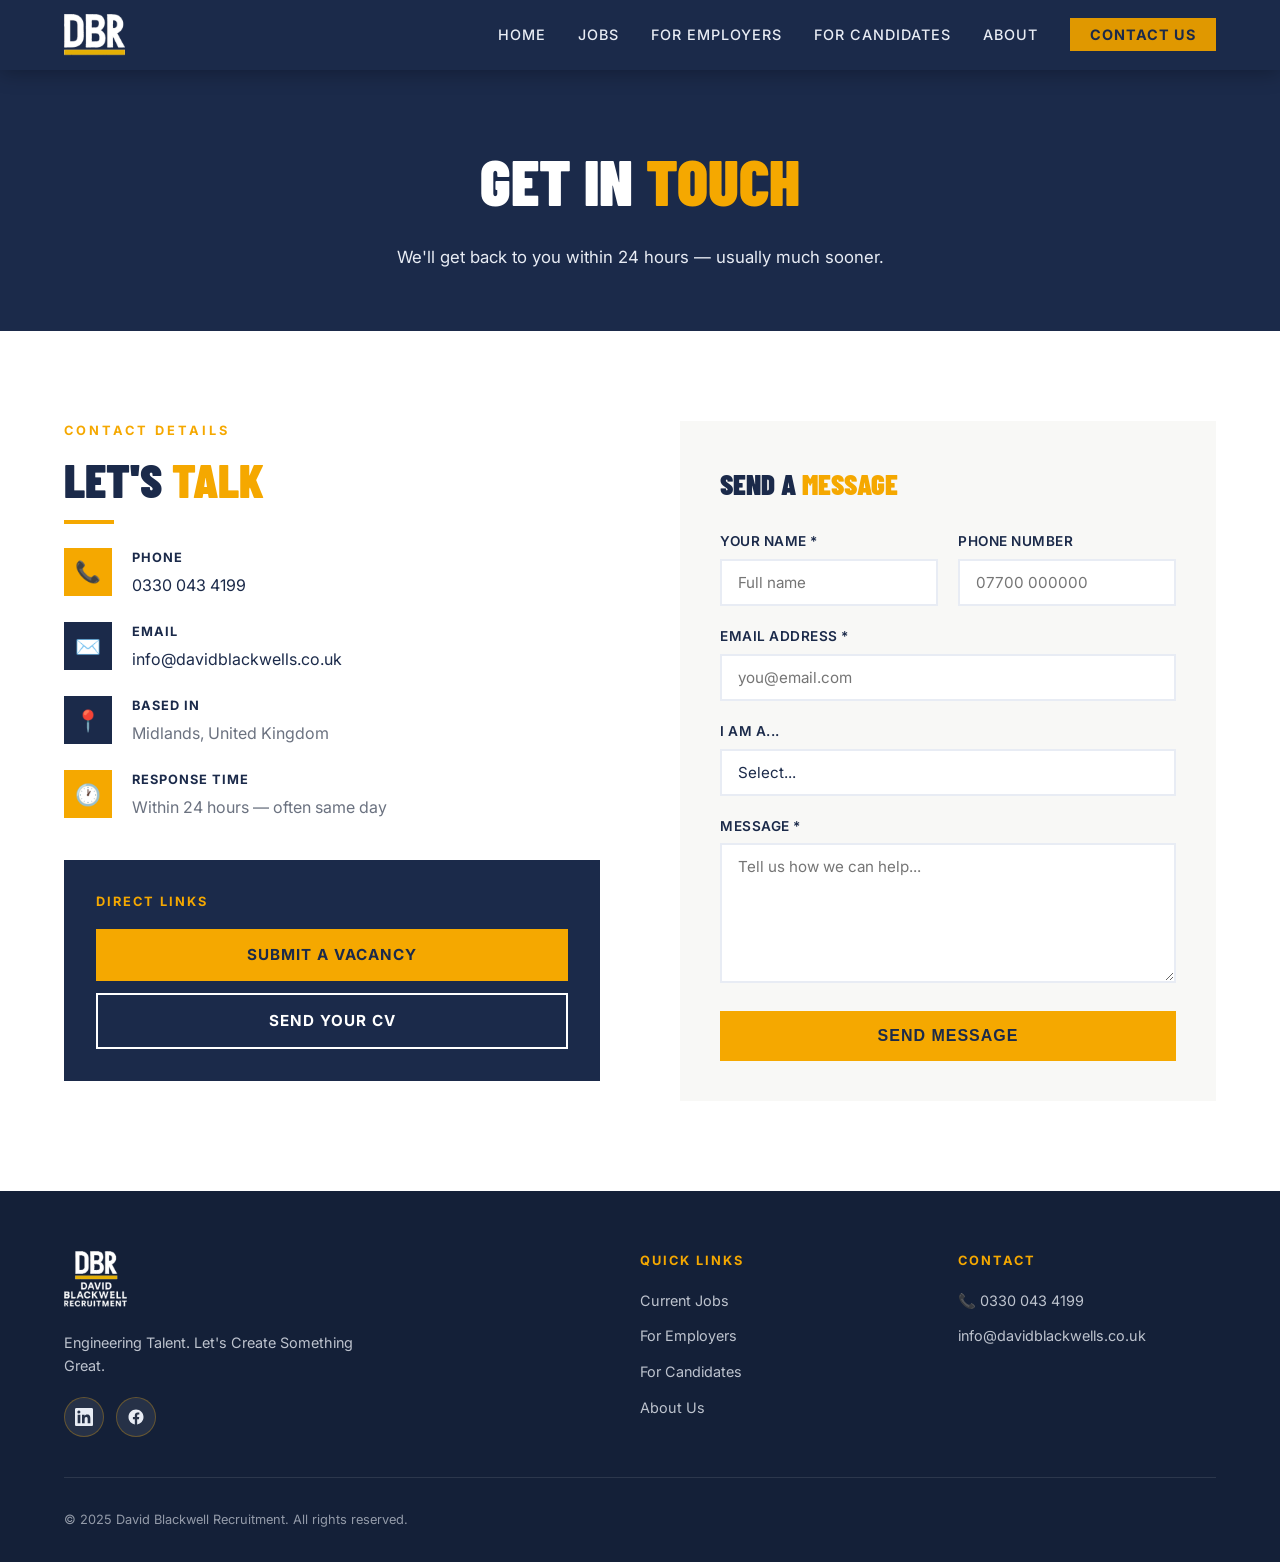
<file: pages/contact.html>
<!DOCTYPE html>
<html lang="en">
<head>
  <meta charset="UTF-8" />
  <meta name="viewport" content="width=device-width, initial-scale=1.0" />
  <title>Contact | David Blackwell Recruitment</title>
  <meta name="description" content="Get in touch with David Blackwell Recruitment. Call 0330 043 4199 or send a message — we respond within 24 hours." />
  <link rel="canonical" href="https://www.davidblackwells.co.uk/pages/contact.html" />

  <meta property="og:type" content="website" />
  <meta property="og:title" content="Contact | David Blackwell Recruitment" />
  <meta property="og:description" content="We'll get back to you within 24 hours — usually much sooner." />
  <meta property="og:image" content="https://www.davidblackwells.co.uk/images/dbr-logo-full.png" />
  <meta property="og:url" content="https://www.davidblackwells.co.uk/pages/contact.html" />
  <meta name="twitter:card" content="summary" />

  <link rel="icon" type="image/png" sizes="32x32" href="../images/favicon-32.png" />
  <link rel="icon" type="image/png" sizes="16x16" href="../images/favicon-16.png" />
  <link rel="apple-touch-icon" sizes="180x180" href="../images/favicon-180.png" />

  <link rel="stylesheet" href="../css/style.css" />

  <!-- Google Analytics (GA4) — REPLACE G-XXXXXXXXXX WITH YOUR REAL MEASUREMENT ID -->
  <script async src="https://www.googletagmanager.com/gtag/js?id=G-XXXXXXXXXX"></script>
  <script>
    window.dataLayer = window.dataLayer || [];
    function gtag(){dataLayer.push(arguments);}
    gtag('js', new Date());
    gtag('config', 'G-XXXXXXXXXX');
  </script>
</head>
<body>

<nav>
  <a href="../index.html" class="nav-logo">
    <img src="../images/dbr-mark-white.png" alt="David Blackwell Recruitment logo" class="nav-logo-img" />
  </a>
  <ul class="nav-links">
    <li><a href="../index.html">Home</a></li>
    <li><a href="jobs.html">Jobs</a></li>
    <li><a href="employers.html">For Employers</a></li>
    <li><a href="candidates.html">For Candidates</a></li>
    <li><a href="about.html">About</a></li>
    <li><a href="contact.html" class="nav-cta" style="background:var(--gold2)">Contact Us</a></li>
  </ul>
  <button class="hamburger" aria-label="Menu"><span></span><span></span><span></span></button>
</nav>

<div class="page-header">
  <h1>Get In <span>Touch</span></h1>
  <p>We'll get back to you within 24 hours — usually much sooner.</p>
</div>

<section class="section">
  <div class="section-inner">
    <div class="two-col" style="align-items:start;">

      <!-- CONTACT INFO -->
      <div>
        <p class="section-label">Contact Details</p>
        <h2>Let's <span>Talk</span></h2>
        <div class="gold-bar"></div>

        <div style="display:flex; flex-direction:column; gap:24px; margin-top:8px;">
          <div style="display:flex; gap:20px; align-items:flex-start;">
            <div style="width:48px; height:48px; background:var(--gold); display:flex; align-items:center; justify-content:center; font-size:1.3rem; flex-shrink:0;">📞</div>
            <div>
              <div style="font-weight:700; text-transform:uppercase; font-size:0.8rem; letter-spacing:1px; margin-bottom:4px;">Phone</div>
              <a href="tel:+443300434199" style="color:var(--navy); font-size:1rem; text-decoration:none;">0330 043 4199</a>
            </div>
          </div>
          <div style="display:flex; gap:20px; align-items:flex-start;">
            <div style="width:48px; height:48px; background:var(--navy); display:flex; align-items:center; justify-content:center; font-size:1.3rem; flex-shrink:0;">✉️</div>
            <div>
              <div style="font-weight:700; text-transform:uppercase; font-size:0.8rem; letter-spacing:1px; margin-bottom:4px;">Email</div>
              <a href="mailto:info@davidblackwells.co.uk" style="color:var(--navy); font-size:1rem; text-decoration:none;">info@davidblackwells.co.uk</a>
            </div>
          </div>
          <div style="display:flex; gap:20px; align-items:flex-start;">
            <div style="width:48px; height:48px; background:var(--navy); display:flex; align-items:center; justify-content:center; font-size:1.3rem; flex-shrink:0;">📍</div>
            <div>
              <div style="font-weight:700; text-transform:uppercase; font-size:0.8rem; letter-spacing:1px; margin-bottom:4px;">Based In</div>
              <span style="color:var(--grey);">Midlands, United Kingdom</span>
            </div>
          </div>
          <div style="display:flex; gap:20px; align-items:flex-start;">
            <div style="width:48px; height:48px; background:var(--gold); display:flex; align-items:center; justify-content:center; font-size:1.3rem; flex-shrink:0;">🕐</div>
            <div>
              <div style="font-weight:700; text-transform:uppercase; font-size:0.8rem; letter-spacing:1px; margin-bottom:4px;">Response Time</div>
              <span style="color:var(--grey);">Within 24 hours — often same day</span>
            </div>
          </div>
        </div>

        <div style="background:var(--navy); padding:32px; margin-top:40px;">
          <p style="color:var(--gold); font-size:0.8rem; font-weight:700; text-transform:uppercase; letter-spacing:2px; margin-bottom:8px;">Direct Links</p>
          <div style="display:flex; flex-direction:column; gap:12px; margin-top:16px;">
            <a href="employers.html" class="btn btn-gold" style="text-align:center;">Submit a Vacancy</a>
            <a href="candidates.html" class="btn btn-outline" style="text-align:center;">Send Your CV</a>
          </div>
        </div>
      </div>

      <!-- CONTACT FORM -->
      <div style="background:var(--offwhite); padding:40px;">
        <h3 style="font-family:'Barlow Condensed',sans-serif; font-size:1.8rem; font-weight:900; text-transform:uppercase; margin-bottom:24px;">Send a <span style="color:var(--gold)">Message</span></h3>
        <!-- FORMSPREE: replace YOUR_FORM_ID below with your real Formspree form ID from formspree.io -->
        <form action="https://formspree.io/f/YOUR_FORM_ID" method="post">
          <input type="hidden" name="_subject" value="New Contact Form Submission — DBR Website" />
          <div class="form-grid">
            <div class="form-group">
              <label for="name">Your Name *</label>
              <input type="text" id="name" name="name" placeholder="Full name" required />
            </div>
            <div class="form-group">
              <label for="phone">Phone Number</label>
              <input type="tel" id="phone" name="phone" placeholder="07700 000000" />
            </div>
            <div class="form-group full">
              <label for="email">Email Address *</label>
              <input type="email" id="email" name="email" placeholder="you@email.com" required />
            </div>
            <div class="form-group full">
              <label for="subject">I am a...</label>
              <select id="subject" name="subject">
                <option value="">Select...</option>
                <option>Employer looking to hire</option>
                <option>Candidate looking for work</option>
                <option>General enquiry</option>
              </select>
            </div>
            <div class="form-group full">
              <label for="message">Message *</label>
              <textarea id="message" name="message" placeholder="Tell us how we can help..." required></textarea>
            </div>
            <div class="form-group full form-submit">
              <button type="submit" class="btn btn-gold" style="width:100%; font-size:1rem; padding:16px;">Send Message</button>
            </div>
          </div>
        </form>
      </div>

    </div>
  </div>
</section>

<footer>
  <div class="footer-inner">
    <div class="footer-top">
      <div class="footer-brand">
        <a href="../index.html" style="display:inline-flex; text-decoration:none;">
          <img src="../images/dbr-logo-full-white.png" alt="David Blackwell Recruitment logo" class="footer-logo-img" />
        </a>
        <p>Engineering Talent. Let's Create Something Great.</p>
        <div class="social-links">
          <a href="https://www.linkedin.com/company/david-blackwell-recruitment/?viewAsMember=true" target="_blank" rel="noopener" aria-label="DBR on LinkedIn">
            <svg viewBox="0 0 24 24"><path d="M20.45 20.45h-3.56v-5.57c0-1.33-.02-3.04-1.85-3.04-1.85 0-2.14 1.45-2.14 2.94v5.67H9.34V9h3.41v1.56h.05c.48-.9 1.64-1.85 3.38-1.85 3.61 0 4.28 2.38 4.28 5.47v6.27zM5.34 7.43a2.07 2.07 0 1 1 0-4.13 2.07 2.07 0 0 1 0 4.13zM7.12 20.45H3.56V9h3.56v11.45zM22.22 0H1.77C.8 0 0 .78 0 1.75v20.5C0 23.22.8 24 1.77 24h20.45c.98 0 1.78-.78 1.78-1.75V1.75C24 .78 23.2 0 22.22 0z"/></svg>
          </a>
          <a href="https://www.facebook.com/share/1Ae9qPUbAK/?mibextid=wwXIfr" target="_blank" rel="noopener" aria-label="DBR on Facebook">
            <svg viewBox="0 0 24 24"><path d="M22 12.07C22 6.51 17.52 2 12 2S2 6.51 2 12.07c0 5.02 3.66 9.18 8.44 9.93v-7.03H7.9v-2.9h2.54V9.85c0-2.51 1.49-3.89 3.77-3.89 1.09 0 2.23.2 2.23.2v2.45h-1.26c-1.24 0-1.63.78-1.63 1.57v1.89h2.78l-.44 2.9h-2.34V22c4.78-.75 8.44-4.91 8.44-9.93z"/></svg>
          </a>
        </div>
      </div>
      <div class="footer-col">
        <h4>Quick Links</h4>
        <ul>
          <li><a href="jobs.html">Current Jobs</a></li>
          <li><a href="employers.html">For Employers</a></li>
          <li><a href="candidates.html">For Candidates</a></li>
          <li><a href="about.html">About Us</a></li>
        </ul>
      </div>
      <div class="footer-col">
        <h4>Contact</h4>
        <ul>
          <li><a href="tel:+443300434199" class="phone-link">📞 0330 043 4199</a></li>
          <li><a href="mailto:info@davidblackwells.co.uk">info@davidblackwells.co.uk</a></li>
        </ul>
      </div>
    </div>
    <div class="footer-bottom">
      <p>© 2025 David Blackwell Recruitment. All rights reserved.</p>
    </div>
  </div>
</footer>

<script src="../js/main.js"></script>
</body>
</html>
</file>
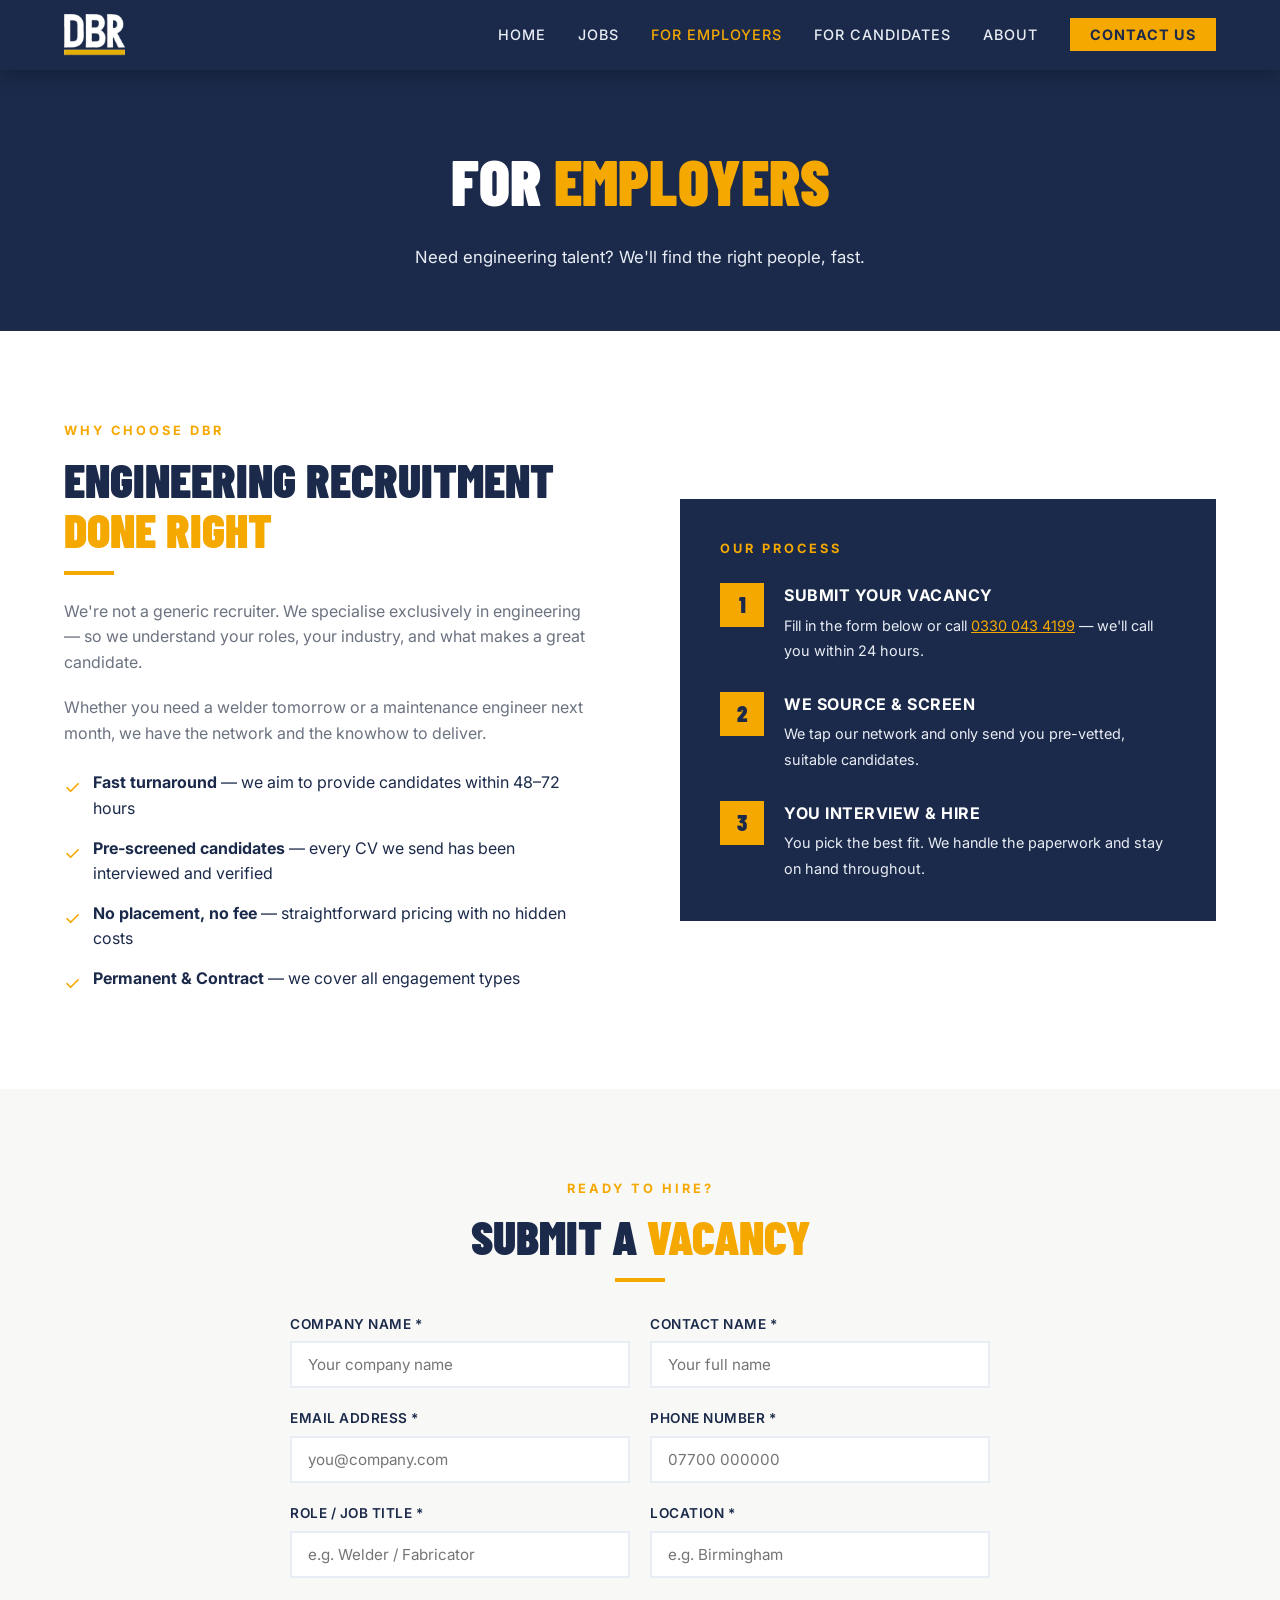
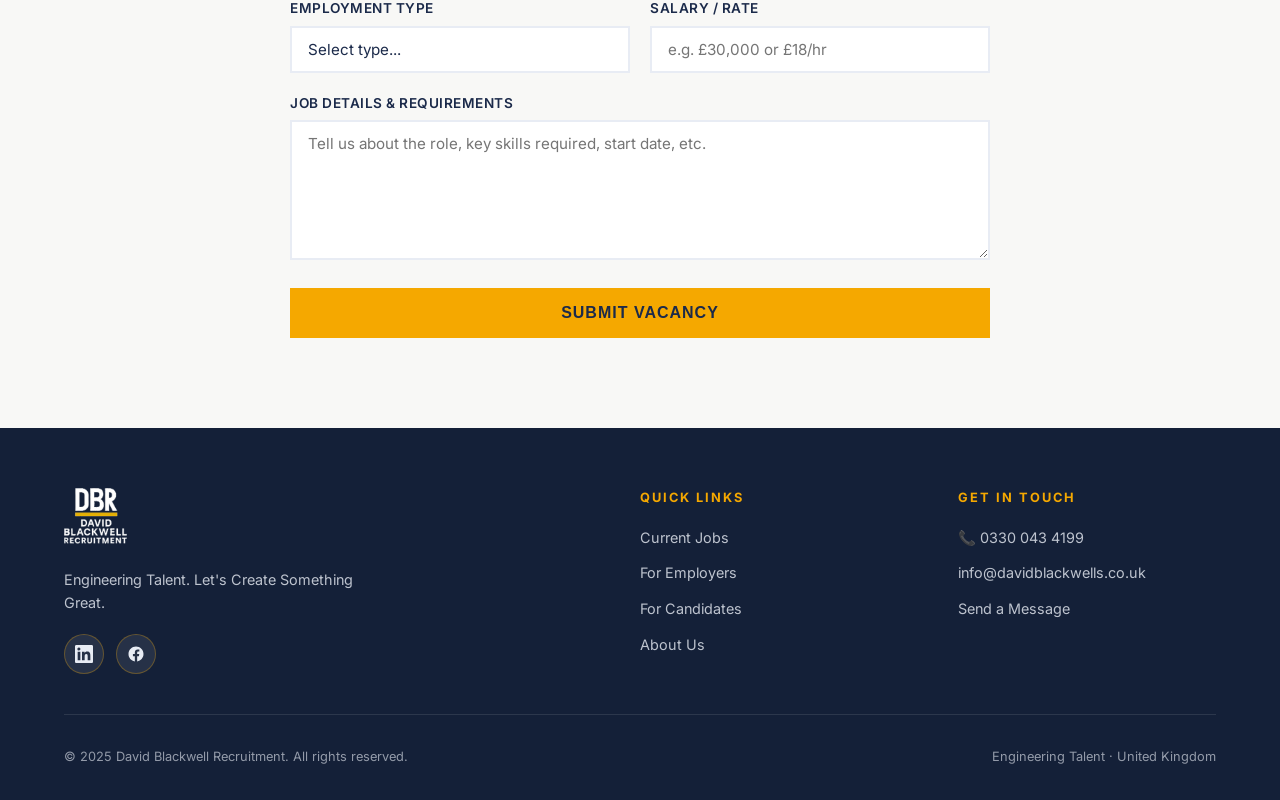
<file: pages/employers.html>
<!DOCTYPE html>
<html lang="en">
<head>
  <meta charset="UTF-8" />
  <meta name="viewport" content="width=device-width, initial-scale=1.0" />
  <title>For Employers | David Blackwell Recruitment</title>
  <meta name="description" content="Need engineering talent? Submit a vacancy with David Blackwell Recruitment — pre-screened candidates, fast turnaround, no placement no fee." />
  <link rel="canonical" href="https://www.davidblackwells.co.uk/pages/employers.html" />

  <meta property="og:type" content="website" />
  <meta property="og:title" content="For Employers | David Blackwell Recruitment" />
  <meta property="og:description" content="Need engineering talent? We'll find the right people, fast." />
  <meta property="og:image" content="https://www.davidblackwells.co.uk/images/dbr-logo-full.png" />
  <meta property="og:url" content="https://www.davidblackwells.co.uk/pages/employers.html" />
  <meta name="twitter:card" content="summary" />

  <link rel="icon" type="image/png" sizes="32x32" href="../images/favicon-32.png" />
  <link rel="icon" type="image/png" sizes="16x16" href="../images/favicon-16.png" />
  <link rel="apple-touch-icon" sizes="180x180" href="../images/favicon-180.png" />

  <link rel="stylesheet" href="../css/style.css" />

  <!-- Google Analytics (GA4) — REPLACE G-XXXXXXXXXX WITH YOUR REAL MEASUREMENT ID -->
  <script async src="https://www.googletagmanager.com/gtag/js?id=G-XXXXXXXXXX"></script>
  <script>
    window.dataLayer = window.dataLayer || [];
    function gtag(){dataLayer.push(arguments);}
    gtag('js', new Date());
    gtag('config', 'G-XXXXXXXXXX');
  </script>
</head>
<body>

<nav>
  <a href="../index.html" class="nav-logo">
    <img src="../images/dbr-mark-white.png" alt="David Blackwell Recruitment logo" class="nav-logo-img" />
  </a>
  <ul class="nav-links">
    <li><a href="../index.html">Home</a></li>
    <li><a href="jobs.html">Jobs</a></li>
    <li><a href="employers.html" style="color:var(--gold)">For Employers</a></li>
    <li><a href="candidates.html">For Candidates</a></li>
    <li><a href="about.html">About</a></li>
    <li><a href="contact.html" class="nav-cta">Contact Us</a></li>
  </ul>
  <button class="hamburger" aria-label="Menu"><span></span><span></span><span></span></button>
</nav>

<div class="page-header">
  <h1>For <span>Employers</span></h1>
  <p>Need engineering talent? We'll find the right people, fast.</p>
</div>

<!-- WHY DBR -->
<section class="section">
  <div class="section-inner">
    <div class="two-col">
      <div>
        <p class="section-label">Why Choose DBR</p>
        <h2>Engineering Recruitment <span>Done Right</span></h2>
        <div class="gold-bar"></div>
        <p style="color:var(--grey); margin-bottom:20px; font-size:1rem;">
          We're not a generic recruiter. We specialise exclusively in engineering — so we understand your roles, your industry, and what makes a great candidate.
        </p>
        <p style="color:var(--grey); margin-bottom:20px; font-size:1rem;">
          Whether you need a welder tomorrow or a maintenance engineer next month, we have the network and the knowhow to deliver.
        </p>
        <ul style="list-style:none; display:flex; flex-direction:column; gap:14px; margin-top:24px;">
          <li style="display:flex; gap:12px; align-items:flex-start;">
            <span style="color:var(--gold); font-size:1.2rem; margin-top:2px;">✓</span>
            <span><strong>Fast turnaround</strong> — we aim to provide candidates within 48–72 hours</span>
          </li>
          <li style="display:flex; gap:12px; align-items:flex-start;">
            <span style="color:var(--gold); font-size:1.2rem; margin-top:2px;">✓</span>
            <span><strong>Pre-screened candidates</strong> — every CV we send has been interviewed and verified</span>
          </li>
          <li style="display:flex; gap:12px; align-items:flex-start;">
            <span style="color:var(--gold); font-size:1.2rem; margin-top:2px;">✓</span>
            <span><strong>No placement, no fee</strong> — straightforward pricing with no hidden costs</span>
          </li>
          <li style="display:flex; gap:12px; align-items:flex-start;">
            <span style="color:var(--gold); font-size:1.2rem; margin-top:2px;">✓</span>
            <span><strong>Permanent &amp; Contract</strong> — we cover all engagement types</span>
          </li>
        </ul>
      </div>
      <div>
        <div style="background:var(--navy); padding:40px; color:var(--white);">
          <p class="section-label" style="color:var(--gold)">Our Process</p>
          <div style="display:flex; flex-direction:column; gap:28px; margin-top:24px;">
            <div style="display:flex; gap:20px; align-items:flex-start;">
              <div style="background:var(--gold); color:var(--navy); font-family:'Barlow Condensed',sans-serif; font-weight:900; font-size:1.4rem; width:44px; height:44px; display:flex; align-items:center; justify-content:center; flex-shrink:0;">1</div>
              <div>
                <strong style="display:block; margin-bottom:4px; text-transform:uppercase; letter-spacing:0.5px;">Submit Your Vacancy</strong>
                <span style="color:var(--light); font-size:0.9rem;">Fill in the form below or call <a href="tel:+443300434199" style="color:var(--gold); text-decoration:underline;">0330 043 4199</a> — we'll call you within 24 hours.</span>
              </div>
            </div>
            <div style="display:flex; gap:20px; align-items:flex-start;">
              <div style="background:var(--gold); color:var(--navy); font-family:'Barlow Condensed',sans-serif; font-weight:900; font-size:1.4rem; width:44px; height:44px; display:flex; align-items:center; justify-content:center; flex-shrink:0;">2</div>
              <div>
                <strong style="display:block; margin-bottom:4px; text-transform:uppercase; letter-spacing:0.5px;">We Source &amp; Screen</strong>
                <span style="color:var(--light); font-size:0.9rem;">We tap our network and only send you pre-vetted, suitable candidates.</span>
              </div>
            </div>
            <div style="display:flex; gap:20px; align-items:flex-start;">
              <div style="background:var(--gold); color:var(--navy); font-family:'Barlow Condensed',sans-serif; font-weight:900; font-size:1.4rem; width:44px; height:44px; display:flex; align-items:center; justify-content:center; flex-shrink:0;">3</div>
              <div>
                <strong style="display:block; margin-bottom:4px; text-transform:uppercase; letter-spacing:0.5px;">You Interview &amp; Hire</strong>
                <span style="color:var(--light); font-size:0.9rem;">You pick the best fit. We handle the paperwork and stay on hand throughout.</span>
              </div>
            </div>
          </div>
        </div>
      </div>
    </div>
  </div>
</section>

<!-- VACANCY FORM -->
<section class="section section-offwhite">
  <div class="section-inner">
    <div style="max-width:700px; margin:0 auto;">
      <p class="section-label text-center">Ready to Hire?</p>
      <h2 class="text-center">Submit a <span>Vacancy</span></h2>
      <div class="gold-bar" style="margin:16px auto 32px;"></div>

      <!-- FORMSPREE: replace YOUR_FORM_ID below with your real Formspree form ID from formspree.io -->
      <form action="https://formspree.io/f/YOUR_FORM_ID" method="post">
        <input type="hidden" name="_subject" value="New Vacancy Submission — DBR Website" />
        <div class="form-grid">
          <div class="form-group">
            <label for="company">Company Name *</label>
            <input type="text" id="company" name="company" placeholder="Your company name" required />
          </div>
          <div class="form-group">
            <label for="contact">Contact Name *</label>
            <input type="text" id="contact" name="contact" placeholder="Your full name" required />
          </div>
          <div class="form-group">
            <label for="email">Email Address *</label>
            <input type="email" id="email" name="email" placeholder="you@company.com" required />
          </div>
          <div class="form-group">
            <label for="phone">Phone Number *</label>
            <input type="tel" id="phone" name="phone" placeholder="07700 000000" required />
          </div>
          <div class="form-group">
            <label for="role">Role / Job Title *</label>
            <input type="text" id="role" name="role" placeholder="e.g. Welder / Fabricator" required />
          </div>
          <div class="form-group">
            <label for="location">Location *</label>
            <input type="text" id="location" name="location" placeholder="e.g. Birmingham" required />
          </div>
          <div class="form-group">
            <label for="type">Employment Type</label>
            <select id="type" name="type">
              <option value="">Select type...</option>
              <option>Permanent</option>
              <option>Contract</option>
              <option>Temporary</option>
            </select>
          </div>
          <div class="form-group">
            <label for="salary">Salary / Rate</label>
            <input type="text" id="salary" name="salary" placeholder="e.g. £30,000 or £18/hr" />
          </div>
          <div class="form-group full">
            <label for="message">Job Details &amp; Requirements</label>
            <textarea id="message" name="message" placeholder="Tell us about the role, key skills required, start date, etc."></textarea>
          </div>
          <div class="form-group full form-submit">
            <button type="submit" class="btn btn-gold" style="width:100%; font-size:1rem; padding:16px;">Submit Vacancy</button>
          </div>
        </div>
      </form>
    </div>
  </div>
</section>

<footer>
  <div class="footer-inner">
    <div class="footer-top">
      <div class="footer-brand">
        <a href="../index.html" style="display:inline-flex; text-decoration:none;">
          <img src="../images/dbr-logo-full-white.png" alt="David Blackwell Recruitment logo" class="footer-logo-img" />
        </a>
        <p>Engineering Talent. Let's Create Something Great.</p>
        <div class="social-links">
          <a href="https://www.linkedin.com/company/david-blackwell-recruitment/?viewAsMember=true" target="_blank" rel="noopener" aria-label="DBR on LinkedIn">
            <svg viewBox="0 0 24 24"><path d="M20.45 20.45h-3.56v-5.57c0-1.33-.02-3.04-1.85-3.04-1.85 0-2.14 1.45-2.14 2.94v5.67H9.34V9h3.41v1.56h.05c.48-.9 1.64-1.85 3.38-1.85 3.61 0 4.28 2.38 4.28 5.47v6.27zM5.34 7.43a2.07 2.07 0 1 1 0-4.13 2.07 2.07 0 0 1 0 4.13zM7.12 20.45H3.56V9h3.56v11.45zM22.22 0H1.77C.8 0 0 .78 0 1.75v20.5C0 23.22.8 24 1.77 24h20.45c.98 0 1.78-.78 1.78-1.75V1.75C24 .78 23.2 0 22.22 0z"/></svg>
          </a>
          <a href="https://www.facebook.com/share/1Ae9qPUbAK/?mibextid=wwXIfr" target="_blank" rel="noopener" aria-label="DBR on Facebook">
            <svg viewBox="0 0 24 24"><path d="M22 12.07C22 6.51 17.52 2 12 2S2 6.51 2 12.07c0 5.02 3.66 9.18 8.44 9.93v-7.03H7.9v-2.9h2.54V9.85c0-2.51 1.49-3.89 3.77-3.89 1.09 0 2.23.2 2.23.2v2.45h-1.26c-1.24 0-1.63.78-1.63 1.57v1.89h2.78l-.44 2.9h-2.34V22c4.78-.75 8.44-4.91 8.44-9.93z"/></svg>
          </a>
        </div>
      </div>
      <div class="footer-col">
        <h4>Quick Links</h4>
        <ul>
          <li><a href="jobs.html">Current Jobs</a></li>
          <li><a href="employers.html">For Employers</a></li>
          <li><a href="candidates.html">For Candidates</a></li>
          <li><a href="about.html">About Us</a></li>
        </ul>
      </div>
      <div class="footer-col">
        <h4>Get In Touch</h4>
        <ul>
          <li><a href="tel:+443300434199" class="phone-link">📞 0330 043 4199</a></li>
          <li><a href="mailto:info@davidblackwells.co.uk">info@davidblackwells.co.uk</a></li>
          <li><a href="contact.html">Send a Message</a></li>
        </ul>
      </div>
    </div>
    <div class="footer-bottom">
      <p>© 2025 David Blackwell Recruitment. All rights reserved.</p>
      <p>Engineering Talent · United Kingdom</p>
    </div>
  </div>
</footer>

<script src="../js/main.js"></script>
</body>
</html>
</file>
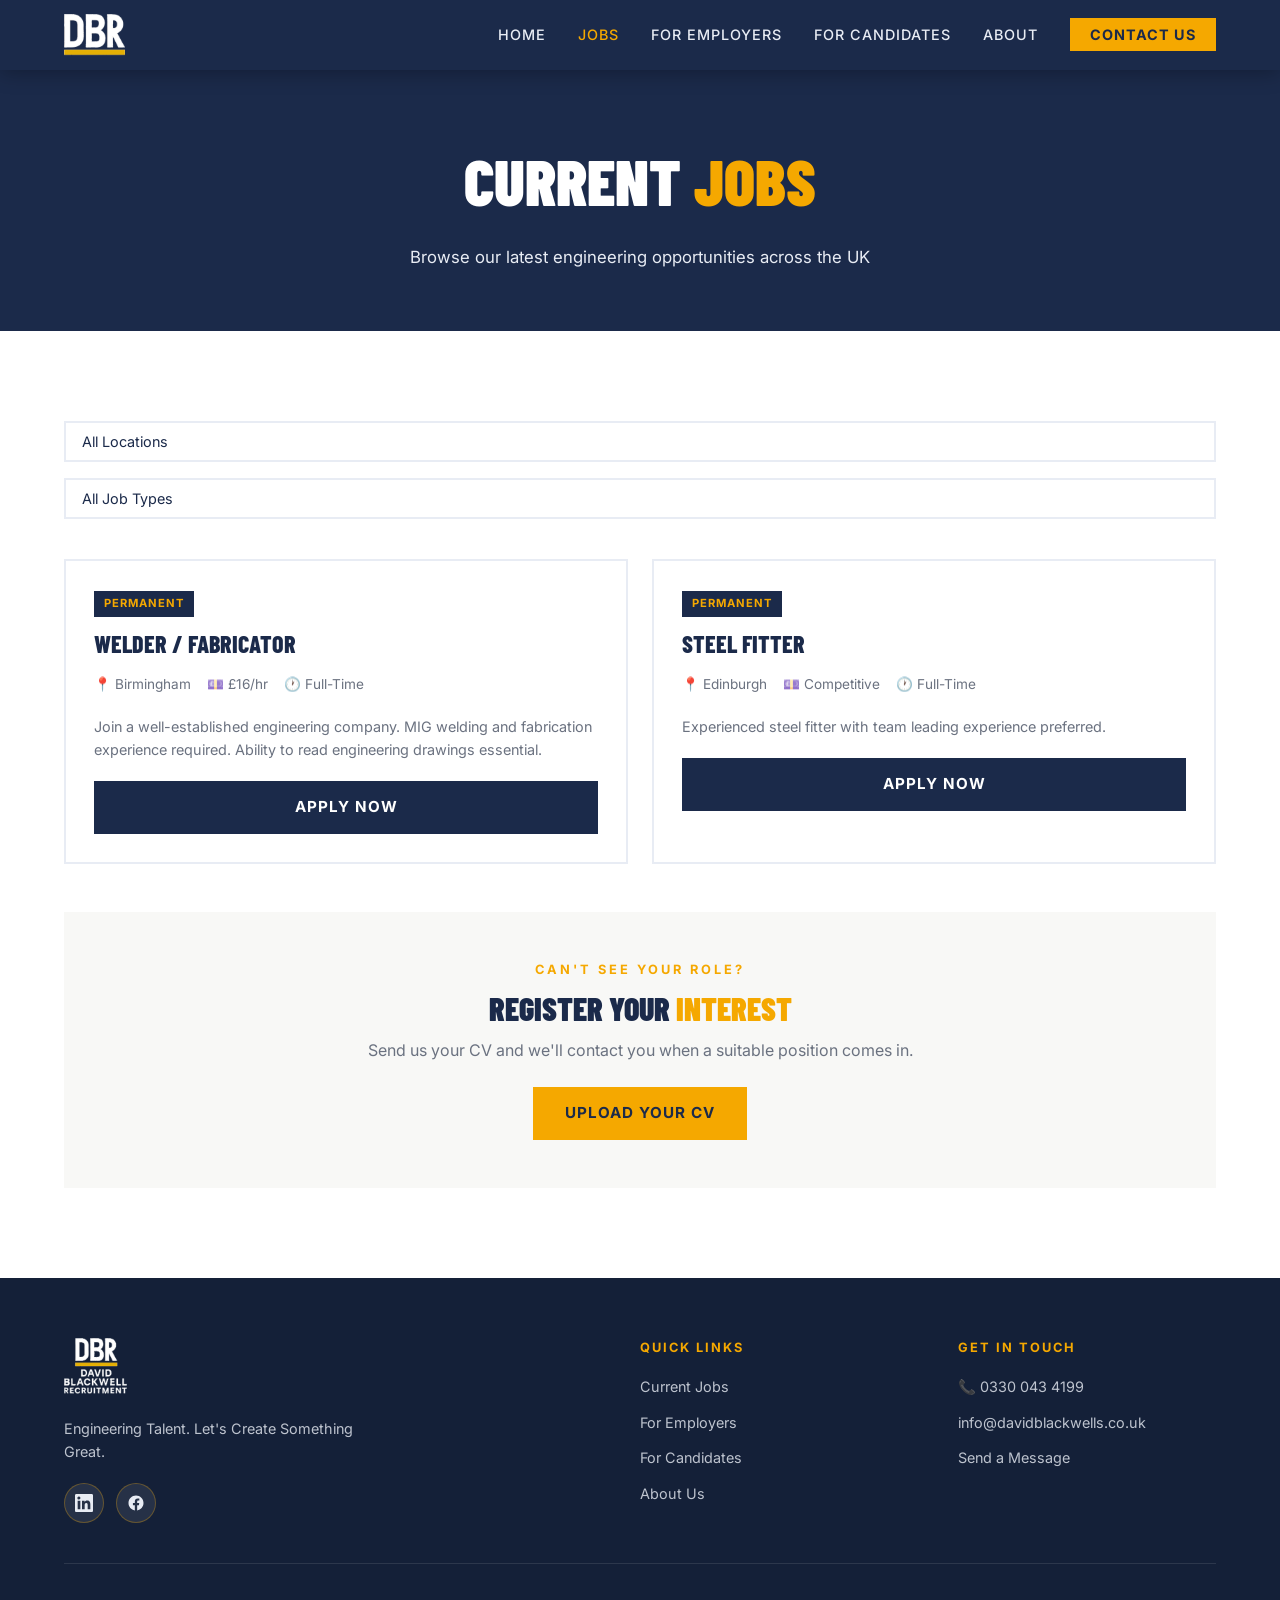
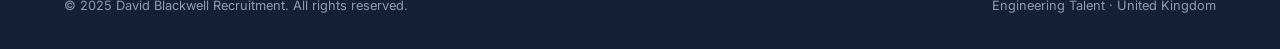
<file: pages/jobs.html>
<!DOCTYPE html>
<html lang="en">
<head>
  <meta charset="UTF-8" />
  <meta name="viewport" content="width=device-width, initial-scale=1.0" />
  <title>Current Jobs | David Blackwell Recruitment</title>
  <meta name="description" content="Browse current engineering vacancies UK-wide — welding, CNC machining, mechanical, maintenance and more. Permanent and contract roles." />
  <link rel="canonical" href="https://www.davidblackwells.co.uk/pages/jobs.html" />

  <meta property="og:type" content="website" />
  <meta property="og:title" content="Current Jobs | David Blackwell Recruitment" />
  <meta property="og:description" content="Browse our latest engineering opportunities across the UK." />
  <meta property="og:image" content="https://www.davidblackwells.co.uk/images/dbr-logo-full.png" />
  <meta property="og:url" content="https://www.davidblackwells.co.uk/pages/jobs.html" />
  <meta name="twitter:card" content="summary" />

  <link rel="icon" type="image/png" sizes="32x32" href="../images/favicon-32.png" />
  <link rel="icon" type="image/png" sizes="16x16" href="../images/favicon-16.png" />
  <link rel="apple-touch-icon" sizes="180x180" href="../images/favicon-180.png" />

  <link rel="stylesheet" href="../css/style.css" />

  <!-- Google Analytics (GA4) — REPLACE G-XXXXXXXXXX WITH YOUR REAL MEASUREMENT ID -->
  <script async src="https://www.googletagmanager.com/gtag/js?id=G-XXXXXXXXXX"></script>
  <script>
    window.dataLayer = window.dataLayer || [];
    function gtag(){dataLayer.push(arguments);}
    gtag('js', new Date());
    gtag('config', 'G-XXXXXXXXXX');
  </script>
  <style>
    .filter-bar {
      display: flex; gap: 16px; flex-wrap: wrap;
      margin-bottom: 40px;
    }
    .filter-bar select {
      min-width: 200px;
      border: 2px solid var(--light);
      padding: 10px 16px;
      font-size: 0.9rem;
      cursor: pointer;
    }
    .filter-bar select:focus { border-color: var(--gold); }
    .no-jobs {
      text-align: center; padding: 60px;
      color: var(--grey); font-size: 1rem;
    }
  </style>
</head>
<body>

<nav>
  <a href="../index.html" class="nav-logo">
    <img src="../images/dbr-mark-white.png" alt="David Blackwell Recruitment logo" class="nav-logo-img" />
  </a>
  <ul class="nav-links">
    <li><a href="../index.html">Home</a></li>
    <li><a href="jobs.html" style="color:var(--gold)">Jobs</a></li>
    <li><a href="employers.html">For Employers</a></li>
    <li><a href="candidates.html">For Candidates</a></li>
    <li><a href="about.html">About</a></li>
    <li><a href="contact.html" class="nav-cta">Contact Us</a></li>
  </ul>
  <button class="hamburger" aria-label="Menu"><span></span><span></span><span></span></button>
</nav>

<div class="page-header">
  <h1>Current <span>Jobs</span></h1>
  <p>Browse our latest engineering opportunities across the UK</p>
</div>

<section class="section">
  <div class="section-inner">

    <div class="filter-bar">
      <select id="filter-location" onchange="filterJobs()">
        <option value="">All Locations</option>
        <option value="Birmingham">Birmingham</option>
        <option value="West Midlands">West Midlands</option>
        <option value="Coventry">Coventry</option>
        <option value="Wolverhampton">Wolverhampton</option>
      </select>
      <select id="filter-type" onchange="filterJobs()">
        <option value="">All Job Types</option>
        <option value="Permanent">Permanent</option>
        <option value="Contract">Contract</option>
        <option value="Temporary">Temporary</option>
      </select>
    </div>

    <div class="jobs-grid" id="jobs-list">

      <div class="job-card" data-location="Birmingham" data-type="Permanent">
        <span class="job-tag">Permanent</span>
        <h3>Welder / Fabricator</h3>
        <div class="job-meta">
          <span>📍 Birmingham</span>
          <span>💷 £16/hr</span>
          <span>🕐 Full-Time</span>
        </div>
        <p style="font-size:0.9rem; color:var(--grey); margin-bottom:20px;">
          Join a well-established engineering company. MIG welding and fabrication experience required. Ability to read engineering drawings essential.
        </p>
        <a href="contact.html?role=Welder+Fabricator" class="btn btn-navy">Apply Now</a>
      </div>

      <div class="job-card" data-location="Edinburgh" data-type="Permanent">
        <span class="job-tag">Permanent</span>
        <h3>Steel Fitter</h3>
        <div class="job-meta">
          <span>📍 Edinburgh</span>
          <span>💷 Competitive</span>
          <span>🕐 Full-Time</span>
        </div>
        <p style="font-size:0.9rem; color:var(--grey); margin-bottom:20px;">
          Experienced steel fitter with team leading experience preferred.
        </p>
        <a href="contact.html?role=Steel+Fitter" class="btn btn-navy">Apply Now</a>
      </div>
    </div>

    <div class="text-center mt-32" style="background:var(--offwhite); padding:48px; margin-top:48px;">
      <p class="section-label">Can't See Your Role?</p>
      <h2 style="font-size:2rem; margin-bottom:12px;">Register Your <span>Interest</span></h2>
      <p style="color:var(--grey); margin-bottom:24px;">Send us your CV and we'll contact you when a suitable position comes in.</p>
      <a href="candidates.html" class="btn btn-gold">Upload Your CV</a>
    </div>

  </div>
</section>

<footer>
  <div class="footer-inner">
    <div class="footer-top">
      <div class="footer-brand">
        <a href="../index.html" style="display:inline-flex; text-decoration:none;">
          <img src="../images/dbr-logo-full-white.png" alt="David Blackwell Recruitment logo" class="footer-logo-img" />
        </a>
        <p>Engineering Talent. Let's Create Something Great.</p>
        <div class="social-links">
          <a href="https://www.linkedin.com/company/david-blackwell-recruitment/?viewAsMember=true" target="_blank" rel="noopener" aria-label="DBR on LinkedIn">
            <svg viewBox="0 0 24 24"><path d="M20.45 20.45h-3.56v-5.57c0-1.33-.02-3.04-1.85-3.04-1.85 0-2.14 1.45-2.14 2.94v5.67H9.34V9h3.41v1.56h.05c.48-.9 1.64-1.85 3.38-1.85 3.61 0 4.28 2.38 4.28 5.47v6.27zM5.34 7.43a2.07 2.07 0 1 1 0-4.13 2.07 2.07 0 0 1 0 4.13zM7.12 20.45H3.56V9h3.56v11.45zM22.22 0H1.77C.8 0 0 .78 0 1.75v20.5C0 23.22.8 24 1.77 24h20.45c.98 0 1.78-.78 1.78-1.75V1.75C24 .78 23.2 0 22.22 0z"/></svg>
          </a>
          <a href="https://www.facebook.com/share/1Ae9qPUbAK/?mibextid=wwXIfr" target="_blank" rel="noopener" aria-label="DBR on Facebook">
            <svg viewBox="0 0 24 24"><path d="M22 12.07C22 6.51 17.52 2 12 2S2 6.51 2 12.07c0 5.02 3.66 9.18 8.44 9.93v-7.03H7.9v-2.9h2.54V9.85c0-2.51 1.49-3.89 3.77-3.89 1.09 0 2.23.2 2.23.2v2.45h-1.26c-1.24 0-1.63.78-1.63 1.57v1.89h2.78l-.44 2.9h-2.34V22c4.78-.75 8.44-4.91 8.44-9.93z"/></svg>
          </a>
        </div>
      </div>
      <div class="footer-col">
        <h4>Quick Links</h4>
        <ul>
          <li><a href="jobs.html">Current Jobs</a></li>
          <li><a href="employers.html">For Employers</a></li>
          <li><a href="candidates.html">For Candidates</a></li>
          <li><a href="about.html">About Us</a></li>
        </ul>
      </div>
      <div class="footer-col">
        <h4>Get In Touch</h4>
        <ul>
          <li><a href="tel:+443300434199" class="phone-link">📞 0330 043 4199</a></li>
          <li><a href="mailto:info@davidblackwells.co.uk">info@davidblackwells.co.uk</a></li>
          <li><a href="contact.html">Send a Message</a></li>
        </ul>
      </div>
    </div>
    <div class="footer-bottom">
      <p>© 2025 David Blackwell Recruitment. All rights reserved.</p>
      <p>Engineering Talent · United Kingdom</p>
    </div>
  </div>
</footer>

<script src="../js/main.js"></script>
<script>
function filterJobs() {
  const loc  = document.getElementById('filter-location').value;
  const type = document.getElementById('filter-type').value;
  const cards = document.querySelectorAll('.job-card');
  let visible = 0;
  cards.forEach(card => {
    const matchLoc  = !loc  || card.dataset.location === loc;
    const matchType = !type || card.dataset.type === type;
    card.style.display = (matchLoc && matchType) ? '' : 'none';
    if (matchLoc && matchType) visible++;
  });
}
</script>
</body>
</html>
</file>
<file: css/style.css>
/* ===========================
   DBR â€” David Blackwell Recruitment
   Brand: Navy #1B2A4A | Gold #F5A800
   =========================== */

@import url('https://fonts.googleapis.com/css2?family=Barlow+Condensed:wght@700;800;900&family=Inter:wght@400;500;600;700&display=swap');

:root {
  --navy:   #1B2A4A;
  --navy2:  #142038;
  --gold:   #F5A800;
  --gold2:  #e09800;
  --white:  #ffffff;
  --offwhite: #F8F8F6;
  --grey:   #6B7280;
  --light:  #E8ECF4;
}

*, *::before, *::after { box-sizing: border-box; margin: 0; padding: 0; }

html { scroll-behavior: smooth; }

body {
  font-family: 'Inter', sans-serif;
  color: var(--navy);
  background: var(--white);
  line-height: 1.6;
}

/* â”€â”€ NAV â”€â”€ */
nav {
  position: fixed; top: 0; left: 0; right: 0; z-index: 100;
  background: var(--navy);
  display: flex; align-items: center; justify-content: space-between;
  padding: 0 5%;
  height: 70px;
  box-shadow: 0 2px 20px rgba(0,0,0,0.3);
}

.nav-logo {
  display: flex; align-items: center; gap: 12px;
  text-decoration: none;
}

.nav-logo-img {
  height: 42px;
  width: auto;
  display: block;
}

.footer-logo-img {
  height: 56px;
  width: auto;
  display: block;
}

.nav-logo-badge {
  background: var(--gold);
  color: var(--navy);
  font-family: 'Barlow Condensed', sans-serif;
  font-size: 1.6rem;
  font-weight: 900;
  padding: 4px 10px;
  letter-spacing: 1px;
}

.nav-logo-text {
  color: var(--white);
  font-size: 0.75rem;
  font-weight: 600;
  text-transform: uppercase;
  letter-spacing: 1px;
  line-height: 1.3;
}

.nav-links {
  display: flex; gap: 2rem; list-style: none;
}

.nav-links a {
  color: var(--light);
  text-decoration: none;
  font-size: 0.9rem;
  font-weight: 500;
  text-transform: uppercase;
  letter-spacing: 1px;
  transition: color 0.2s;
}

.nav-links a:hover { color: var(--gold); }

.nav-cta {
  background: var(--gold);
  color: var(--navy) !important;
  padding: 8px 20px;
  font-weight: 700 !important;
  transition: background 0.2s !important;
}

.nav-cta:hover { background: var(--gold2) !important; color: var(--navy) !important; }

.hamburger {
  display: none;
  flex-direction: column; gap: 5px; cursor: pointer;
  background: none; border: none; padding: 5px;
}

.hamburger span {
  display: block; width: 25px; height: 2px;
  background: var(--white); transition: 0.3s;
}

/* â”€â”€ BUTTONS â”€â”€ */
.btn {
  display: inline-block;
  padding: 14px 32px;
  font-weight: 700;
  font-size: 0.95rem;
  text-transform: uppercase;
  letter-spacing: 1px;
  text-decoration: none;
  border: none; cursor: pointer;
  transition: all 0.2s;
}

.btn-gold {
  background: var(--gold);
  color: var(--navy);
}
.btn-gold:hover { background: var(--gold2); transform: translateY(-2px); }

.btn-outline {
  background: transparent;
  border: 2px solid var(--white);
  color: var(--white);
}
.btn-outline:hover { background: var(--white); color: var(--navy); }

.btn-navy {
  background: var(--navy);
  color: var(--white);
}
.btn-navy:hover { background: var(--navy2); transform: translateY(-2px); }

/* â”€â”€ HERO â”€â”€ */
.hero {
  background: var(--navy);
  min-height: 100vh;
  display: flex; align-items: center;
  padding: 100px 5% 60px;
  position: relative;
  overflow: hidden;
}

.hero::before {
  content: '';
  position: absolute;
  top: -50px; right: -50px;
  width: 400px; height: 400px;
  border-radius: 50%;
  border: 60px solid var(--gold);
  opacity: 0.15;
}

.hero::after {
  content: '';
  position: absolute;
  bottom: -80px; left: 30%;
  width: 300px; height: 300px;
  border-radius: 50%;
  border: 40px solid var(--gold);
  opacity: 0.08;
}

.hero-inner {
  max-width: 1200px;
  margin: 0 auto;
  display: grid;
  grid-template-columns: 1fr 1fr;
  gap: 60px;
  align-items: center;
  width: 100%;
  position: relative; z-index: 1;
}

.hero-eyebrow {
  color: var(--gold);
  font-size: 0.85rem;
  font-weight: 700;
  text-transform: uppercase;
  letter-spacing: 3px;
  margin-bottom: 16px;
}

.hero h1 {
  font-family: 'Barlow Condensed', sans-serif;
  font-size: clamp(3rem, 6vw, 5.5rem);
  font-weight: 900;
  color: var(--white);
  line-height: 0.95;
  text-transform: uppercase;
  margin-bottom: 24px;
}

.hero h1 span { color: var(--gold); }

.hero-sub {
  color: var(--light);
  font-size: 1.1rem;
  margin-bottom: 36px;
  max-width: 480px;
}

.hero-btns { display: flex; gap: 16px; flex-wrap: wrap; }

.hero-visual {
  display: flex; flex-direction: column; gap: 16px;
}

.stat-card {
  background: rgba(255,255,255,0.07);
  border: 1px solid rgba(245,168,0,0.3);
  padding: 24px 28px;
  display: flex; align-items: center; gap: 20px;
}

.stat-icon {
  width: 50px; height: 50px;
  background: var(--gold);
  display: flex; align-items: center; justify-content: center;
  flex-shrink: 0;
  font-size: 1.4rem;
}

.stat-num {
  font-family: 'Barlow Condensed', sans-serif;
  font-size: 2rem;
  font-weight: 900;
  color: var(--gold);
  line-height: 1;
}

.stat-label {
  color: var(--light);
  font-size: 0.85rem;
  text-transform: uppercase;
  letter-spacing: 1px;
}

/* â”€â”€ SECTION LAYOUT â”€â”€ */
.section {
  padding: 90px 5%;
}

.section-inner {
  max-width: 1200px;
  margin: 0 auto;
}

.section-dark {
  background: var(--navy);
  color: var(--white);
}

.section-offwhite {
  background: var(--offwhite);
}

.section-label {
  color: var(--gold);
  font-size: 0.8rem;
  font-weight: 700;
  text-transform: uppercase;
  letter-spacing: 3px;
  margin-bottom: 12px;
}

.section-dark .section-label { color: var(--gold); }

h2 {
  font-family: 'Barlow Condensed', sans-serif;
  font-size: clamp(2rem, 4vw, 3rem);
  font-weight: 900;
  text-transform: uppercase;
  line-height: 1.05;
  margin-bottom: 16px;
}

.section-dark h2 { color: var(--white); }
.section-dark h2 span { color: var(--gold); }
h2 span { color: var(--gold); }

.section-intro {
  color: var(--grey);
  font-size: 1.05rem;
  max-width: 600px;
  margin-bottom: 48px;
}

.section-dark .section-intro { color: var(--light); }

/* â”€â”€ SECTORS â”€â”€ */
.sectors-grid {
  display: grid;
  grid-template-columns: repeat(auto-fit, minmax(180px, 1fr));
  gap: 16px;
}

.sector-card {
  background: var(--white);
  border: 2px solid var(--light);
  padding: 28px 20px;
  text-align: center;
  transition: all 0.2s;
  cursor: default;
}

.sector-card:hover {
  border-color: var(--gold);
  transform: translateY(-4px);
  box-shadow: 0 8px 24px rgba(0,0,0,0.08);
}

.sector-icon { font-size: 2rem; margin-bottom: 12px; }

.sector-card h3 {
  font-size: 0.9rem;
  font-weight: 700;
  text-transform: uppercase;
  letter-spacing: 0.5px;
}

/* â”€â”€ PROCESS â”€â”€ */
.process-grid {
  display: grid;
  grid-template-columns: repeat(auto-fit, minmax(220px, 1fr));
  gap: 32px;
}

.process-step {
  position: relative;
  padding: 32px 24px;
  background: rgba(255,255,255,0.05);
  border: 1px solid rgba(245,168,0,0.2);
}

.step-num {
  font-family: 'Barlow Condensed', sans-serif;
  font-size: 4rem;
  font-weight: 900;
  color: var(--gold);
  opacity: 0.3;
  line-height: 1;
  margin-bottom: 8px;
}

.process-step h3 {
  font-size: 1rem;
  font-weight: 700;
  color: var(--white);
  text-transform: uppercase;
  letter-spacing: 0.5px;
  margin-bottom: 10px;
}

.process-step p { color: var(--light); font-size: 0.9rem; }

/* â”€â”€ JOB CARDS â”€â”€ */
.jobs-grid {
  display: grid;
  grid-template-columns: repeat(auto-fit, minmax(300px, 1fr));
  gap: 24px;
  margin-bottom: 40px;
}

.job-card {
  border: 2px solid var(--light);
  padding: 28px;
  transition: all 0.2s;
  background: var(--white);
}

.job-card:hover {
  border-color: var(--gold);
  box-shadow: 0 8px 30px rgba(0,0,0,0.1);
  transform: translateY(-3px);
}

.job-tag {
  display: inline-block;
  background: var(--navy);
  color: var(--gold);
  font-size: 0.7rem;
  font-weight: 700;
  text-transform: uppercase;
  letter-spacing: 1px;
  padding: 4px 10px;
  margin-bottom: 14px;
}

.job-card h3 {
  font-family: 'Barlow Condensed', sans-serif;
  font-size: 1.5rem;
  font-weight: 800;
  text-transform: uppercase;
  margin-bottom: 16px;
  line-height: 1.1;
}

.job-meta {
  display: flex; flex-wrap: wrap; gap: 16px;
  margin-bottom: 20px;
}

.job-meta span {
  font-size: 0.85rem;
  color: var(--grey);
  display: flex; align-items: center; gap: 6px;
}

.job-meta span::before { font-size: 0.9rem; }

.job-card .btn { width: 100%; text-align: center; }

/* â”€â”€ FORM â”€â”€ */
.form-grid {
  display: grid;
  grid-template-columns: 1fr 1fr;
  gap: 20px;
}

.form-group {
  display: flex; flex-direction: column; gap: 6px;
}

.form-group.full { grid-column: 1 / -1; }

label {
  font-size: 0.85rem;
  font-weight: 600;
  text-transform: uppercase;
  letter-spacing: 0.5px;
  color: var(--navy);
}

.section-dark label { color: var(--light); }

input, select, textarea {
  width: 100%;
  padding: 12px 16px;
  border: 2px solid var(--light);
  background: var(--white);
  font-family: 'Inter', sans-serif;
  font-size: 0.95rem;
  color: var(--navy);
  transition: border-color 0.2s;
  outline: none;
  appearance: none;
}

input:focus, select:focus, textarea:focus {
  border-color: var(--gold);
}

textarea { resize: vertical; min-height: 140px; }

.form-submit { margin-top: 8px; }

/* â”€â”€ TWO COLUMN â”€â”€ */
.two-col {
  display: grid;
  grid-template-columns: 1fr 1fr;
  gap: 80px;
  align-items: center;
}

/* â”€â”€ TESTIMONIAL â”€â”€ */
.testimonial-strip {
  background: var(--gold);
  padding: 48px 5%;
  text-align: center;
}

.testimonial-strip blockquote {
  font-family: 'Barlow Condensed', sans-serif;
  font-size: clamp(1.5rem, 3vw, 2.5rem);
  font-weight: 700;
  color: var(--navy);
  max-width: 800px;
  margin: 0 auto 16px;
  text-transform: uppercase;
  line-height: 1.2;
}

.testimonial-strip cite {
  font-size: 0.9rem;
  font-weight: 600;
  color: var(--navy2);
  letter-spacing: 1px;
  text-transform: uppercase;
}

/* â”€â”€ FOOTER â”€â”€ */
footer {
  background: var(--navy2);
  color: var(--light);
  padding: 60px 5% 32px;
}

.footer-inner {
  max-width: 1200px;
  margin: 0 auto;
}

.footer-top {
  display: grid;
  grid-template-columns: 2fr 1fr 1fr;
  gap: 60px;
  padding-bottom: 40px;
  border-bottom: 1px solid rgba(255,255,255,0.1);
  margin-bottom: 32px;
}

.footer-brand p {
  color: var(--light);
  font-size: 0.9rem;
  margin-top: 16px;
  max-width: 300px;
  opacity: 0.8;
}

.footer-col h4 {
  color: var(--gold);
  font-size: 0.8rem;
  font-weight: 700;
  text-transform: uppercase;
  letter-spacing: 2px;
  margin-bottom: 16px;
}

.footer-col ul { list-style: none; display: flex; flex-direction: column; gap: 10px; }

.footer-col ul a {
  color: var(--light);
  text-decoration: none;
  font-size: 0.9rem;
  opacity: 0.8;
  transition: opacity 0.2s, color 0.2s;
}

.footer-col ul a:hover { opacity: 1; color: var(--gold); }

.social-links {
  display: flex; gap: 12px; margin-top: 20px;
}

.social-links a {
  width: 40px; height: 40px;
  display: flex; align-items: center; justify-content: center;
  background: rgba(255,255,255,0.08);
  border: 1px solid rgba(245,168,0,0.3);
  border-radius: 50%;
  color: var(--light);
  transition: background 0.2s, color 0.2s, border-color 0.2s;
}

.social-links a:hover {
  background: var(--gold);
  border-color: var(--gold);
  color: var(--navy);
}

.social-links svg { width: 18px; height: 18px; fill: currentColor; }

.footer-col ul a.phone-link {
  display: inline-flex; align-items: center; gap: 6px;
}

.footer-bottom {
  display: flex; justify-content: space-between; align-items: center;
  flex-wrap: wrap; gap: 16px;
}

.footer-bottom p { font-size: 0.8rem; opacity: 0.6; }

/* â”€â”€ PAGE HEADER â”€â”€ */
.page-header {
  background: var(--navy);
  padding: 130px 5% 60px;
  text-align: center;
}

.page-header h1 {
  font-family: 'Barlow Condensed', sans-serif;
  font-size: clamp(2.5rem, 5vw, 4rem);
  font-weight: 900;
  color: var(--white);
  text-transform: uppercase;
  margin-bottom: 12px;
}

.page-header h1 span { color: var(--gold); }

.page-header p {
  color: var(--light);
  font-size: 1.05rem;
  max-width: 560px;
  margin: 0 auto;
}

/* â”€â”€ UTILITY â”€â”€ */
.text-center { text-align: center; }
.mt-8 { margin-top: 8px; }
.mt-16 { margin-top: 16px; }
.mt-32 { margin-top: 32px; }
.mb-40 { margin-bottom: 40px; }

.gold-bar {
  width: 50px; height: 4px;
  background: var(--gold);
  margin: 16px 0 24px;
}

.center .gold-bar { margin: 16px auto 24px; }

/* â”€â”€ MOBILE â”€â”€ */
@media (max-width: 768px) {
  .nav-links { display: none; flex-direction: column; }
  .nav-links.open { display: flex; }
  .hamburger { display: flex; }

  nav {
    flex-wrap: wrap;
    height: auto;
    padding: 16px 5%;
    gap: 16px;
  }

  .nav-links {
    position: absolute;
    top: 70px; left: 0; right: 0;
    background: var(--navy2);
    padding: 20px 5%;
    gap: 16px;
  }

  .hero-inner { grid-template-columns: 1fr; }
  .hero-visual { display: none; }
  .nav-logo-img { height: 36px; }
  .two-col { grid-template-columns: 1fr; gap: 40px; }
  .form-grid { grid-template-columns: 1fr; }
  .footer-top { grid-template-columns: 1fr; gap: 32px; }
  .footer-bottom { flex-direction: column; text-align: center; }
}
</file>
